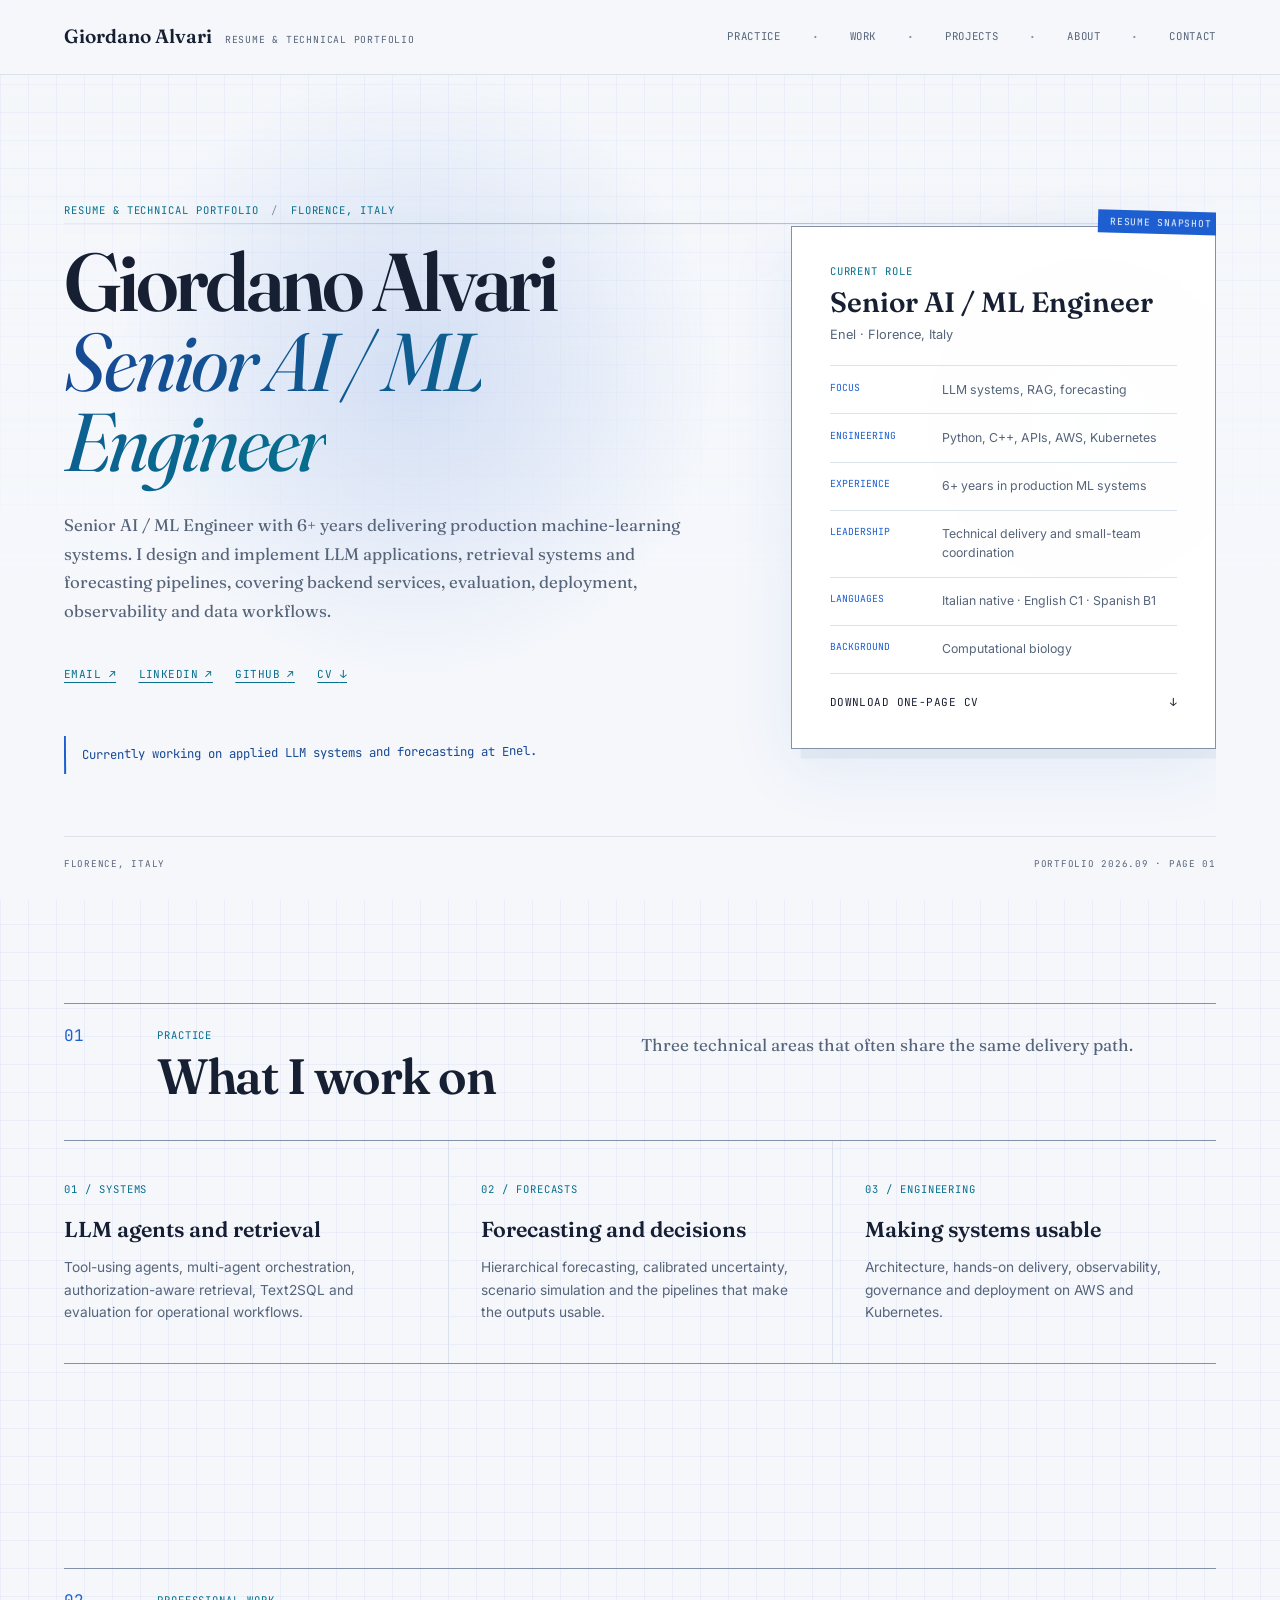
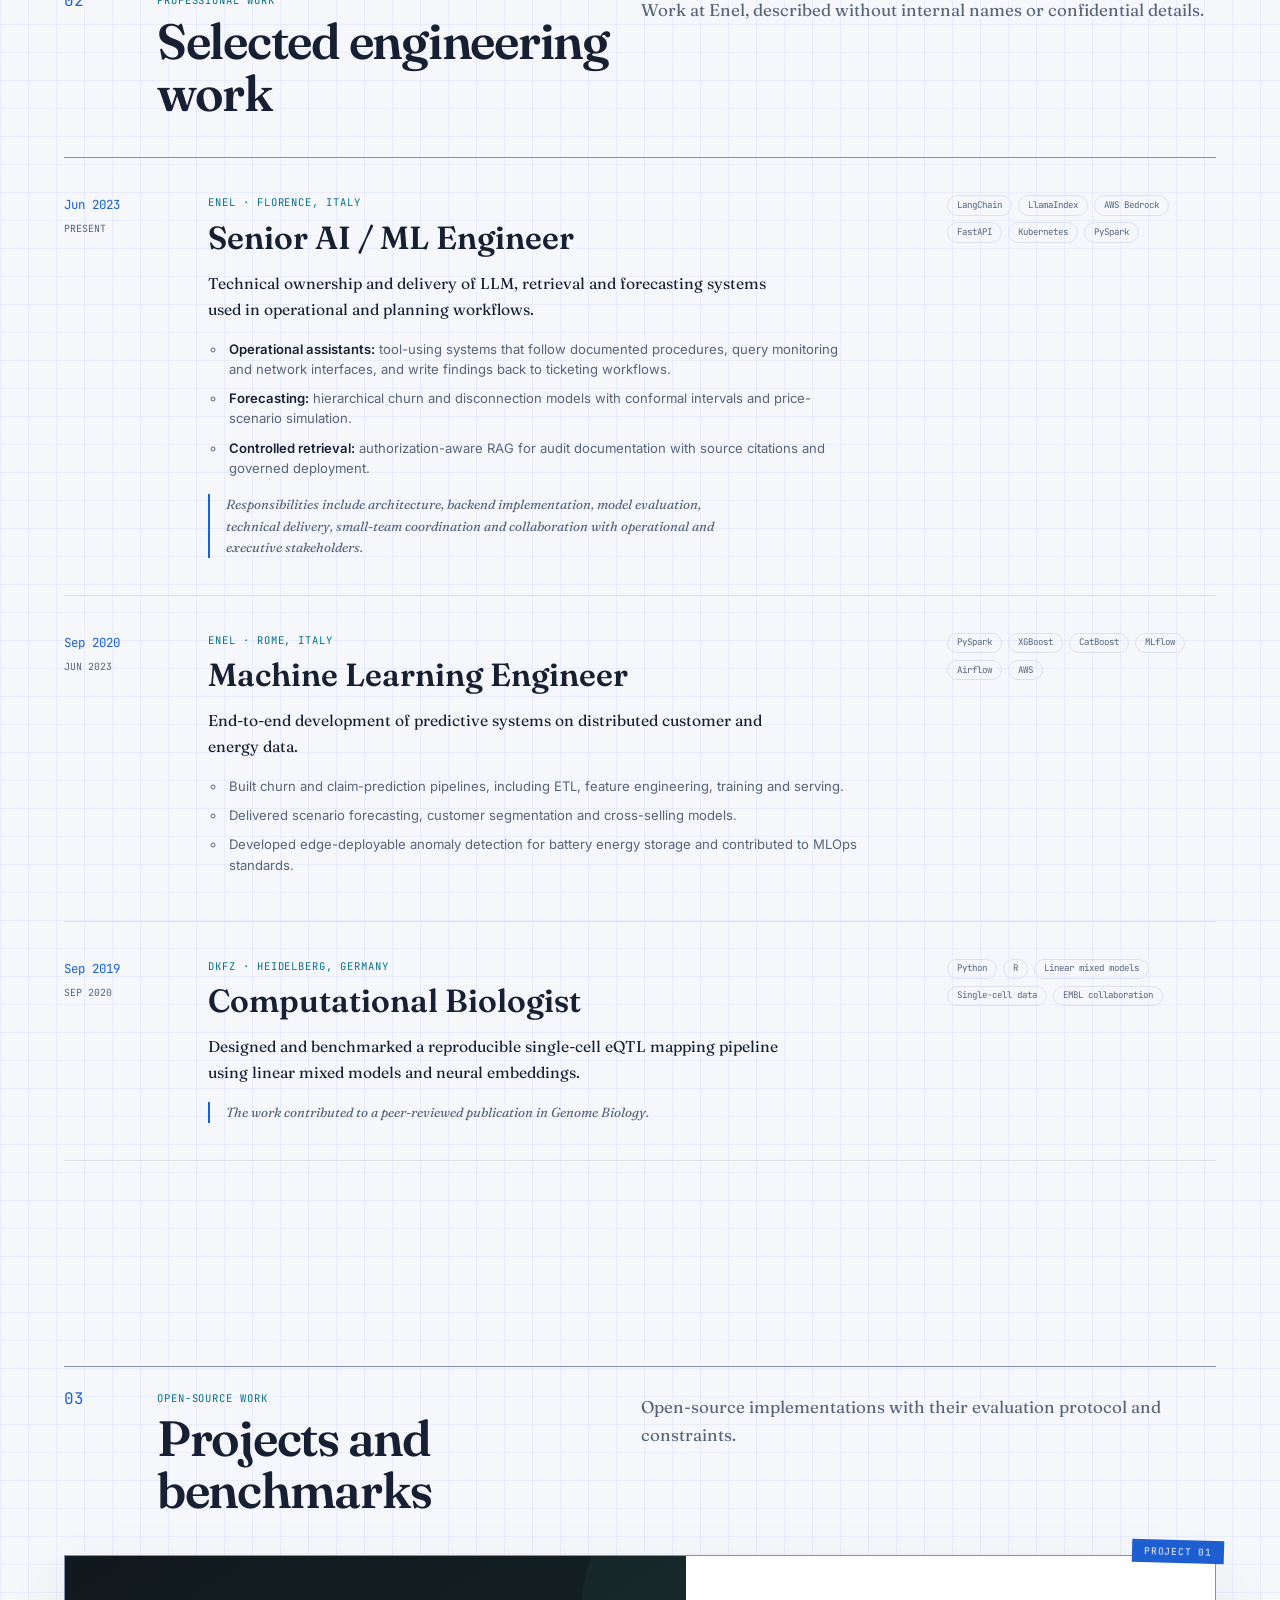
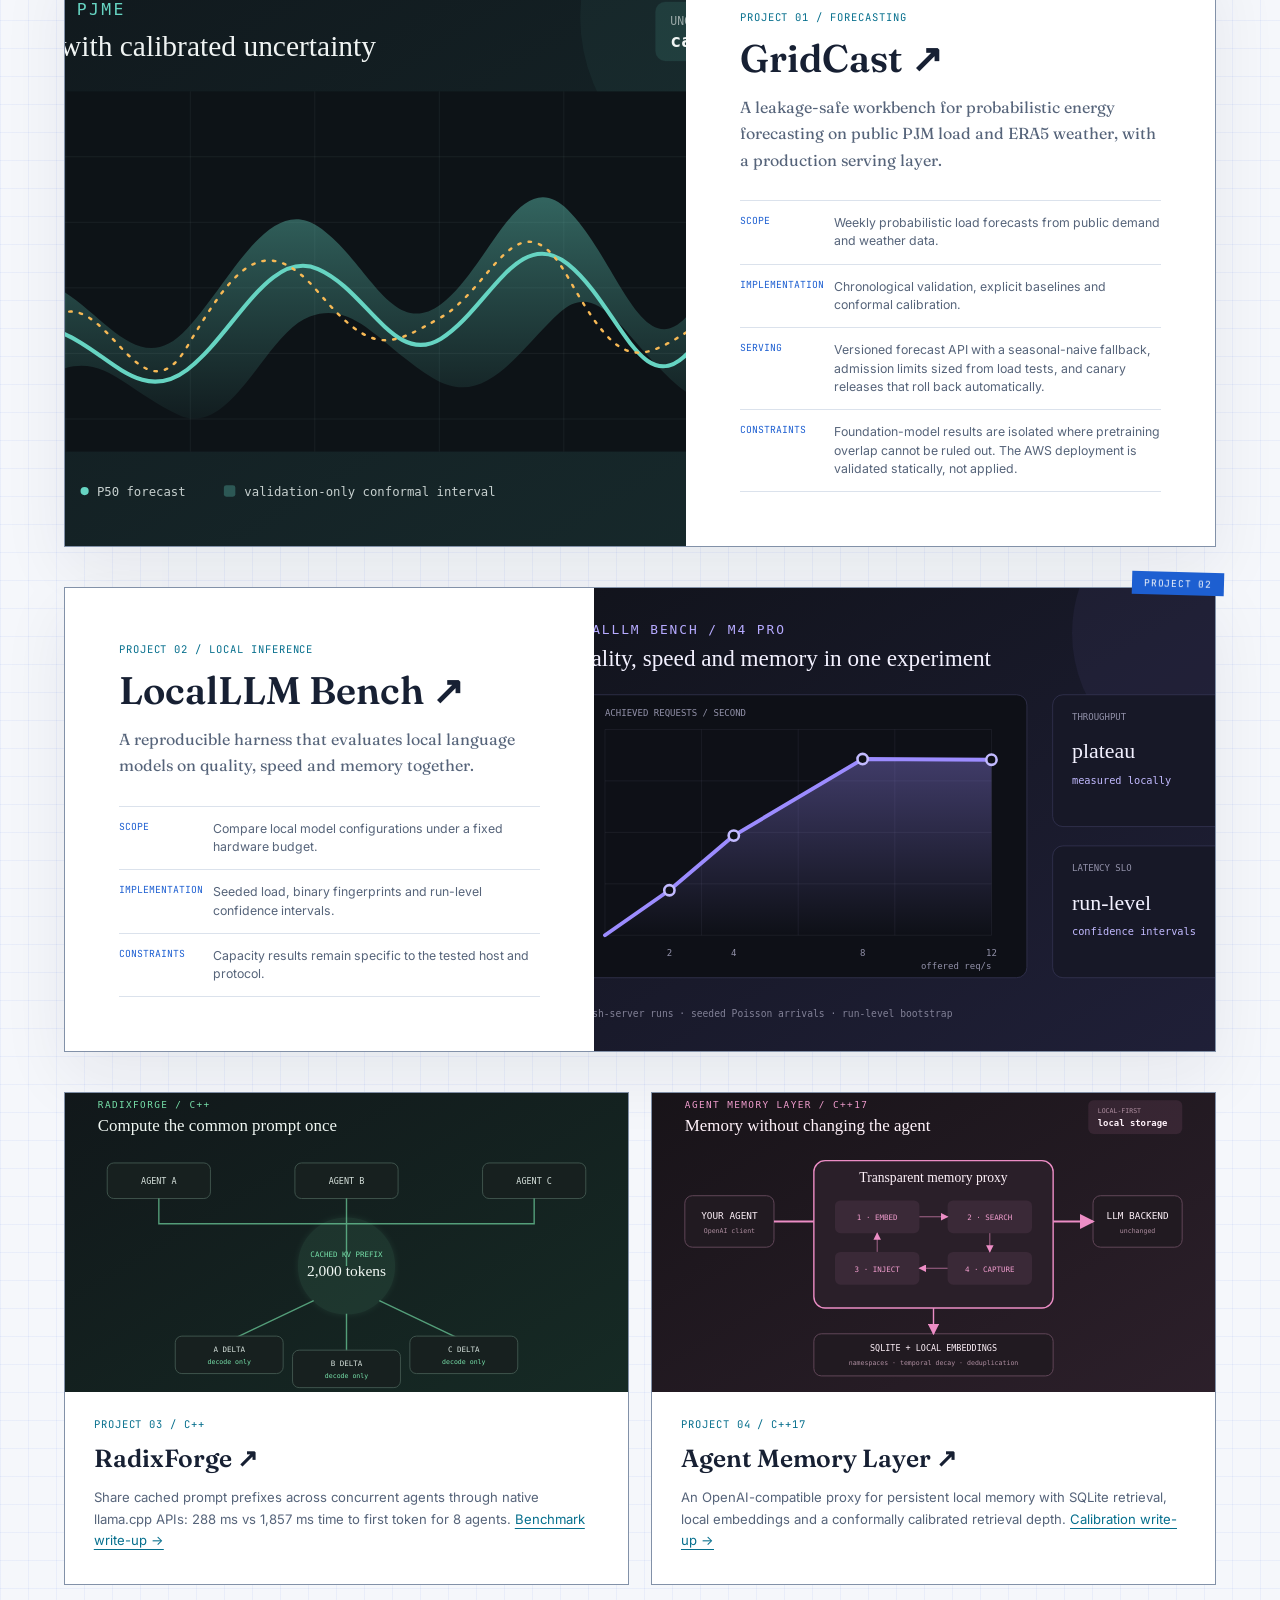
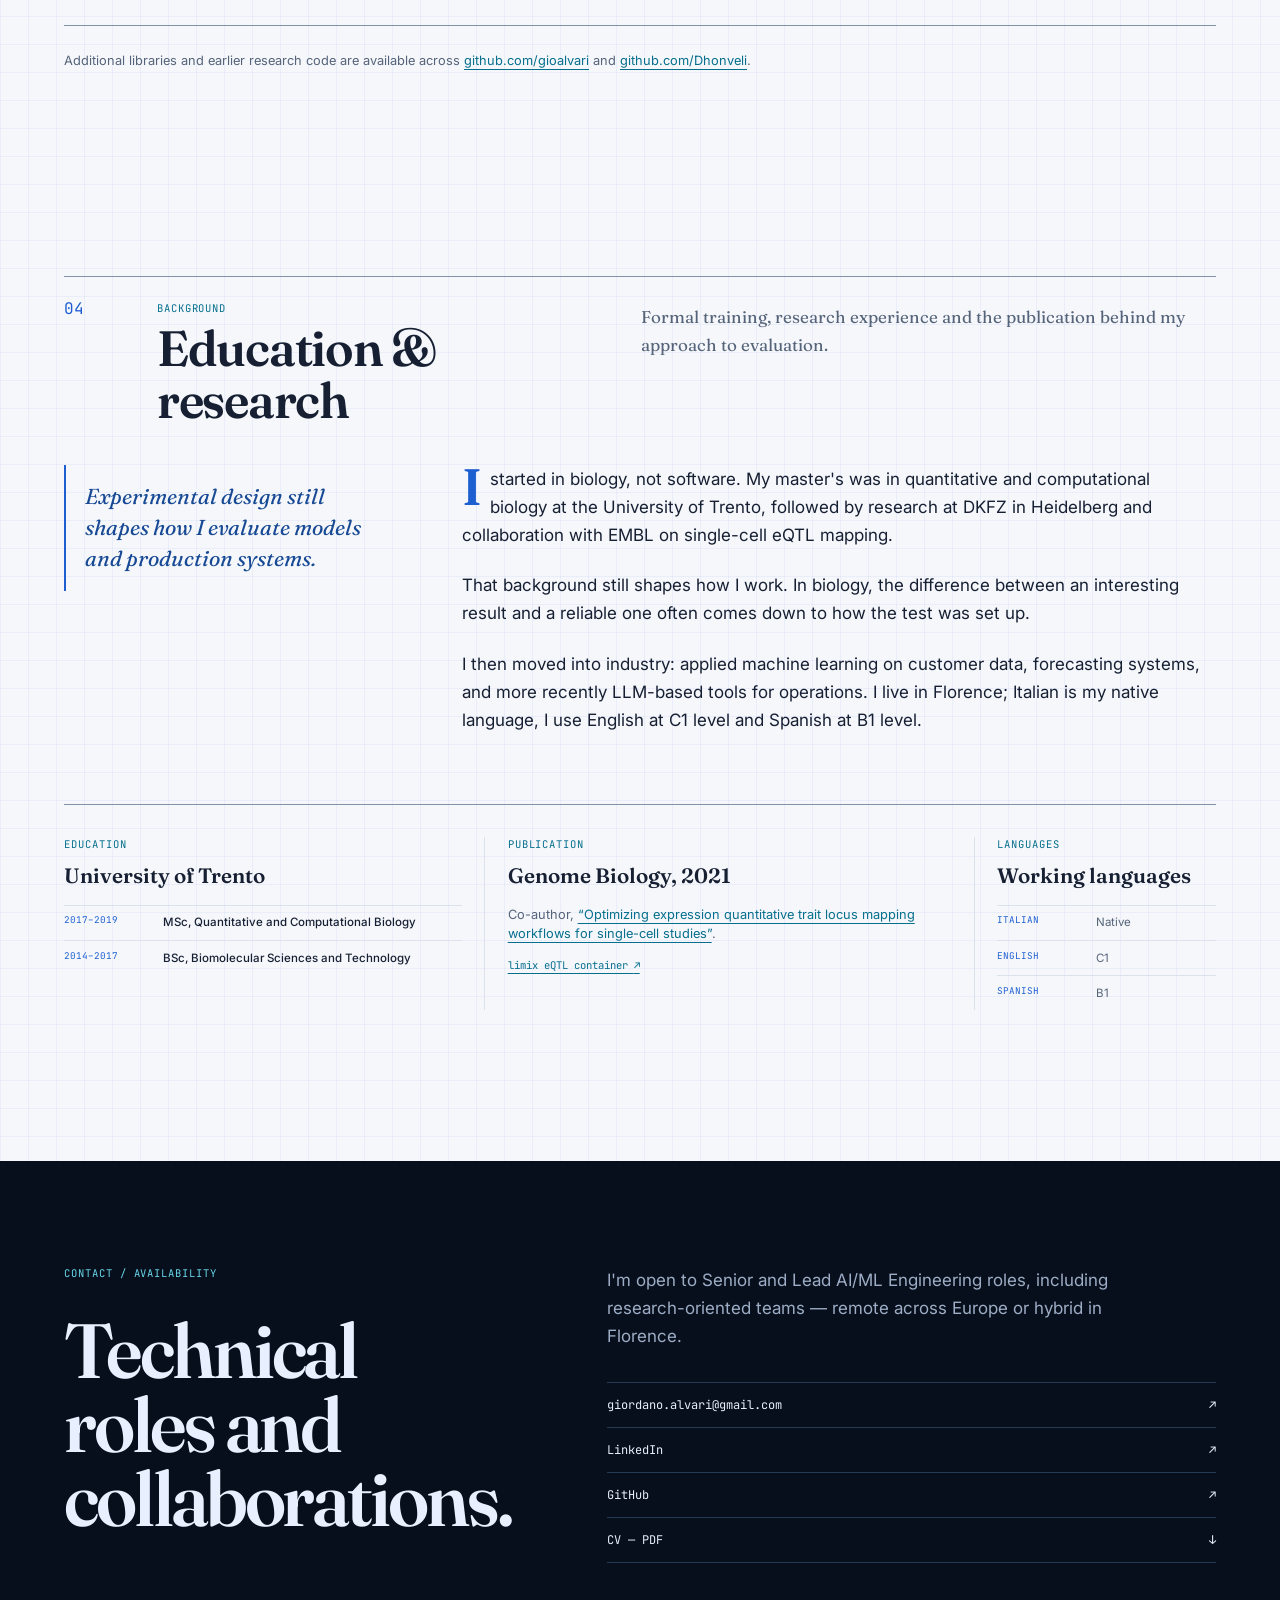
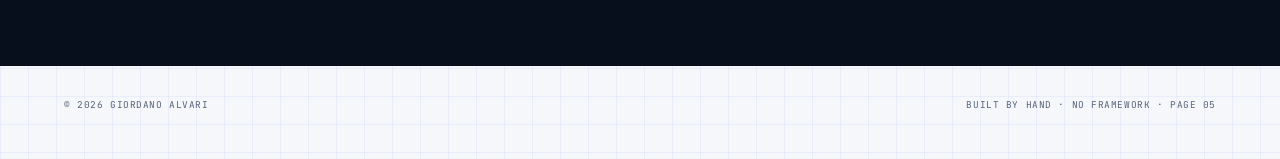
<file: index.html>
<!DOCTYPE html>
<html lang="en">
<head>
<meta charset="utf-8">
<meta name="viewport" content="width=device-width, initial-scale=1">
<title>Giordano Alvari — Senior AI / ML Engineer | Resume &amp; Portfolio</title>
<meta name="description" content="Senior AI / ML Engineer working on LLM systems, forecasting and applied machine learning. Based in Florence, available remotely across Europe.">
<meta name="author" content="Giordano Alvari">
<meta name="color-scheme" content="dark light">
<meta name="theme-color" content="#090d14" media="(prefers-color-scheme: dark)">
<meta name="theme-color" content="#f5f7fa" media="(prefers-color-scheme: light)">
<link rel="canonical" href="https://gioalvari.github.io/">

<meta property="og:type" content="profile">
<meta property="og:title" content="Giordano Alvari — Senior AI / ML Engineer | Resume &amp; Portfolio">
<meta property="og:description" content="LLM systems, forecasting and applied machine learning — built with careful evaluation and practical engineering.">
<meta property="og:url" content="https://gioalvari.github.io/">
<meta property="og:image" content="https://gioalvari.github.io/og-2026-09.png">
<meta property="og:image:width" content="1200">
<meta property="og:image:height" content="630">
<meta property="og:image:alt" content="Giordano Alvari — Senior AI / ML Engineer.">
<meta name="twitter:card" content="summary_large_image">
<meta name="twitter:image" content="https://gioalvari.github.io/og-2026-09.png">

<link rel="preconnect" href="https://fonts.googleapis.com">
<link rel="preconnect" href="https://fonts.gstatic.com" crossorigin>
<link href="https://fonts.googleapis.com/css2?family=Fraunces:opsz,wght@9..144,400;9..144,600&family=Inter:wght@400;500;600&family=JetBrains+Mono:wght@400&display=swap" rel="stylesheet">
<link rel="stylesheet" href="style.css">
<script src="site.js" defer></script>
<link rel="icon" href="data:image/svg+xml,%3Csvg xmlns='http://www.w3.org/2000/svg' viewBox='0 0 100 100'%3E%3Ctext y='.9em' font-size='90'%3E◆%3C/text%3E%3C/svg%3E">

<script type="application/ld+json">
{
  "@context": "https://schema.org",
  "@graph": [
    {
      "@type": "ProfilePage",
      "@id": "https://gioalvari.github.io/#profile",
      "url": "https://gioalvari.github.io/",
      "name": "Giordano Alvari — Senior AI / ML Engineer | Resume & Portfolio",
      "dateModified": "2026-09-07",
      "mainEntity": { "@id": "https://gioalvari.github.io/#person" }
    },
    {
      "@type": "Person",
      "@id": "https://gioalvari.github.io/#person",
      "name": "Giordano Alvari",
      "url": "https://gioalvari.github.io/",
      "email": "giordano.alvari@gmail.com",
      "jobTitle": "Senior AI / ML Engineer",
      "worksFor": { "@type": "Organization", "name": "Enel" },
      "address": { "@type": "PostalAddress", "addressLocality": "Florence", "addressCountry": "IT" },
      "alumniOf": { "@type": "CollegeOrUniversity", "name": "University of Trento" },
      "hasOccupation": {
        "@type": "Occupation",
        "name": "Senior AI / ML Engineer",
        "skills": "LLM systems, retrieval-augmented generation, forecasting, Python, C++, AWS, Kubernetes"
      },
      "knowsLanguage": ["Italian (native)", "English (C1)", "Spanish (B1)"],
      "knowsAbout": [
        "LLM agents", "Retrieval-Augmented Generation", "Machine Learning Engineering",
        "Time series forecasting", "Conformal prediction", "MLOps", "Python", "C++"
      ],
      "sameAs": [
        "https://www.linkedin.com/in/giordano-alvari-137b7b10a/",
        "https://github.com/gioalvari",
        "https://github.com/Dhonveli"
      ]
    },
    {
      "@type": "ScholarlyArticle",
      "headline": "Optimizing expression quantitative trait locus mapping workflows for single-cell studies",
      "datePublished": "2021",
      "sameAs": "https://doi.org/10.1186/s13059-021-02407-x",
      "author": { "@id": "https://gioalvari.github.io/#person" }
    }
  ]
}
</script>
</head>

<body>
<a class="skip" href="#main">Skip to content</a>
<div class="reading-progress" aria-hidden="true"></div>

<header class="site-header">
  <nav class="wrap" aria-label="Primary">
    <a class="wordmark" href="#top" aria-label="Giordano Alvari — home">
      <span class="wordmark-name">Giordano Alvari</span>
      <span class="wordmark-edition">Resume &amp; technical portfolio</span>
    </a>
    <ul>
      <li><a href="#practice">Practice</a></li>
      <li><a href="#work">Work</a></li>
      <li><a href="#projects">Projects</a></li>
      <li><a href="#about">About</a></li>
      <li><a href="#contact">Contact</a></li>
    </ul>
  </nav>
</header>

<main id="main">
  <section class="hero wrap" id="top">
    <div class="hero-copy">
      <p class="folio">Resume &amp; technical portfolio <span>/</span> Florence, Italy</p>
      <h1><span class="hero-name">Giordano Alvari</span><br><em>Senior AI / ML Engineer</em></h1>
      <p class="lead">
        Senior AI / ML Engineer with 6+ years delivering production machine-learning systems.
        I design and implement LLM applications, retrieval systems and forecasting pipelines,
        covering backend services, evaluation, deployment, observability and data workflows.
      </p>
      <ul class="hero-links">
        <li><a href="mailto:giordano.alvari@gmail.com">Email <span aria-hidden="true">↗</span></a></li>
        <li><a href="https://www.linkedin.com/in/giordano-alvari-137b7b10a/" rel="me">LinkedIn <span aria-hidden="true">↗</span></a></li>
        <li><a href="https://github.com/gioalvari" rel="me">GitHub <span aria-hidden="true">↗</span></a></li>
        <li><a href="giordano-alvari-cv.pdf">CV <span aria-hidden="true">↓</span></a></li>
      </ul>
      <p class="margin-note">Currently working on applied LLM systems and forecasting at Enel.</p>
    </div>

    <aside class="resume-card" aria-labelledby="resume-title">
      <span class="case-tab">Resume snapshot</span>
      <div class="resume-heading">
        <p class="kicker">Current role</p>
        <h2 id="resume-title">Senior AI / ML Engineer</h2>
        <p>Enel · Florence, Italy</p>
      </div>
      <dl>
        <div><dt>Focus</dt><dd>LLM systems, RAG, forecasting</dd></div>
        <div><dt>Engineering</dt><dd>Python, C++, APIs, AWS, Kubernetes</dd></div>
        <div><dt>Experience</dt><dd>6+ years in production ML systems</dd></div>
        <div><dt>Leadership</dt><dd>Technical delivery and small-team coordination</dd></div>
        <div><dt>Languages</dt><dd>Italian native · English C1 · Spanish B1</dd></div>
        <div><dt>Background</dt><dd>Computational biology</dd></div>
      </dl>
      <a class="resume-download" href="giordano-alvari-cv.pdf">Download one-page CV <span aria-hidden="true">↓</span></a>
    </aside>

    <div class="hero-footer" aria-hidden="true">
      <span>Florence, Italy</span>
      <span>Portfolio 2026.09 · Page 01</span>
    </div>
  </section>

  <section class="chapter wrap" id="practice">
    <span class="anchor-alias" id="expertise" aria-hidden="true"></span>
    <header class="chapter-header">
      <span class="chapter-number">01</span>
      <div>
        <p class="kicker">Practice</p>
        <h2>What I work on</h2>
      </div>
        <p>Three technical areas that often share the same delivery path.</p>
    </header>

    <div class="practice-grid">
      <article class="practice-card">
        <span class="practice-index">01 / Systems</span>
        <h3>LLM agents and retrieval</h3>
        <p>Tool-using agents, multi-agent orchestration, authorization-aware retrieval, Text2SQL and evaluation for operational workflows.</p>
      </article>
      <article class="practice-card">
        <span class="practice-index">02 / Forecasts</span>
        <h3>Forecasting and decisions</h3>
        <p>Hierarchical forecasting, calibrated uncertainty, scenario simulation and the pipelines that make the outputs usable.</p>
      </article>
      <article class="practice-card">
        <span class="practice-index">03 / Engineering</span>
        <h3>Making systems usable</h3>
        <p>Architecture, hands-on delivery, observability, governance and deployment on AWS and Kubernetes.</p>
      </article>
    </div>
  </section>

  <section class="chapter wrap" id="work">
    <header class="chapter-header">
      <span class="chapter-number">02</span>
      <div>
        <p class="kicker">Professional work</p>
        <h2>Selected engineering work</h2>
      </div>
      <p>Work at Enel, described without internal names or confidential details.</p>
    </header>

    <ol class="work-ledger">
      <li class="work-entry role-entry">
        <div class="work-date"><span>Jun 2023</span><small>Present</small></div>
        <article>
          <p class="kicker">Enel · Florence, Italy</p>
          <h3>Senior AI / ML Engineer</h3>
          <p class="role-summary">Technical ownership and delivery of LLM, retrieval and forecasting systems used in operational and planning workflows.</p>
          <ul class="role-projects">
            <li><strong>Operational assistants:</strong> tool-using systems that follow documented procedures, query monitoring and network interfaces, and write findings back to ticketing workflows.</li>
            <li><strong>Forecasting:</strong> hierarchical churn and disconnection models with conformal intervals and price-scenario simulation.</li>
            <li><strong>Controlled retrieval:</strong> authorization-aware RAG for audit documentation with source citations and governed deployment.</li>
          </ul>
          <p class="work-note">Responsibilities include architecture, backend implementation, model evaluation, technical delivery, small-team coordination and collaboration with operational and executive stakeholders.</p>
        </article>
        <aside aria-label="Technologies used as Senior AI / ML Engineer"><span>LangChain</span><span>LlamaIndex</span><span>AWS Bedrock</span><span>FastAPI</span><span>Kubernetes</span><span>PySpark</span></aside>
      </li>
      <li class="work-entry role-entry">
        <div class="work-date"><span>Sep 2020</span><small>Jun 2023</small></div>
        <article>
          <p class="kicker">Enel · Rome, Italy</p>
          <h3>Machine Learning Engineer</h3>
          <p class="role-summary">End-to-end development of predictive systems on distributed customer and energy data.</p>
          <ul class="role-projects">
            <li>Built churn and claim-prediction pipelines, including ETL, feature engineering, training and serving.</li>
            <li>Delivered scenario forecasting, customer segmentation and cross-selling models.</li>
            <li>Developed edge-deployable anomaly detection for battery energy storage and contributed to MLOps standards.</li>
          </ul>
        </article>
        <aside aria-label="Technologies used as Machine Learning Engineer"><span>PySpark</span><span>XGBoost</span><span>CatBoost</span><span>MLflow</span><span>Airflow</span><span>AWS</span></aside>
      </li>
      <li class="work-entry role-entry">
        <div class="work-date"><span>Sep 2019</span><small>Sep 2020</small></div>
        <article>
          <p class="kicker">DKFZ · Heidelberg, Germany</p>
          <h3>Computational Biologist</h3>
          <p class="role-summary">Designed and benchmarked a reproducible single-cell eQTL mapping pipeline using linear mixed models and neural embeddings.</p>
          <p class="work-note">The work contributed to a peer-reviewed publication in <em>Genome Biology</em>.</p>
        </article>
        <aside aria-label="Methods used as Computational Biologist"><span>Python</span><span>R</span><span>Linear mixed models</span><span>Single-cell data</span><span>EMBL collaboration</span></aside>
      </li>
    </ol>
  </section>

  <section class="chapter wrap" id="projects">
    <span class="anchor-alias" id="code" aria-hidden="true"></span>
    <header class="chapter-header">
      <span class="chapter-number">03</span>
      <div>
        <p class="kicker">Open-source work</p>
        <h2>Projects and benchmarks</h2>
      </div>
      <p>Open-source implementations with their evaluation protocol and constraints.</p>
    </header>

    <div class="experiment-list">
      <article class="experiment-sheet project-gridcast">
        <a class="experiment-media" href="https://github.com/gioalvari/gridcast" aria-label="View GridCast on GitHub">
          <picture>
            <source media="(max-width: 46rem)" srcset="assets/projects/gridcast-mobile.svg">
            <img src="assets/projects/gridcast.svg" width="1200" height="720" alt="Illustrative hourly demand forecast with a calibrated uncertainty band" loading="lazy" decoding="async">
          </picture>
        </a>
        <div class="experiment-copy">
          <p class="experiment-id">Project 01 / Forecasting</p>
          <h3><a href="https://github.com/gioalvari/gridcast">GridCast <span aria-hidden="true">↗</span></a></h3>
          <p class="experiment-lead">A leakage-safe workbench for probabilistic energy forecasting on public PJM load and ERA5 weather, with a production serving layer.</p>
          <dl class="experiment-notes">
            <div><dt>Scope</dt><dd>Weekly probabilistic load forecasts from public demand and weather data.</dd></div>
            <div><dt>Implementation</dt><dd>Chronological validation, explicit baselines and conformal calibration.</dd></div>
            <div><dt>Serving</dt><dd>Versioned forecast API with a seasonal-naive fallback, admission limits sized from load tests, and canary releases that roll back automatically.</dd></div>
            <div><dt>Constraints</dt><dd>Foundation-model results are isolated where pretraining overlap cannot be ruled out. The AWS deployment is validated statically, not applied.</dd></div>
          </dl>
        </div>
        <span class="sheet-tab">Project 01</span>
      </article>

      <article class="experiment-sheet experiment-reverse project-bench">
        <a class="experiment-media" href="https://github.com/gioalvari/local-llm-bench" aria-label="View LocalLLM Bench on GitHub">
          <picture>
            <source media="(max-width: 46rem)" srcset="assets/projects/local-llm-bench-mobile.svg">
            <img src="assets/projects/local-llm-bench.svg" width="1200" height="720" alt="Illustrative local language-model throughput curve and evaluation panels" loading="lazy" decoding="async">
          </picture>
        </a>
        <div class="experiment-copy">
          <p class="experiment-id">Project 02 / Local inference</p>
          <h3><a href="https://github.com/gioalvari/local-llm-bench">LocalLLM Bench <span aria-hidden="true">↗</span></a></h3>
          <p class="experiment-lead">A reproducible harness that evaluates local language models on quality, speed and memory together.</p>
          <dl class="experiment-notes">
            <div><dt>Scope</dt><dd>Compare local model configurations under a fixed hardware budget.</dd></div>
            <div><dt>Implementation</dt><dd>Seeded load, binary fingerprints and run-level confidence intervals.</dd></div>
            <div><dt>Constraints</dt><dd>Capacity results remain specific to the tested host and protocol.</dd></div>
          </dl>
        </div>
        <span class="sheet-tab">Project 02</span>
      </article>
    </div>

    <div class="project-pair">
      <article class="project-small project-radix">
        <a class="project-small-media" href="https://github.com/gioalvari/radixforge" aria-label="View RadixForge on GitHub">
          <picture>
            <source media="(max-width: 46rem)" srcset="assets/projects/radixforge-mobile.svg">
            <img src="assets/projects/radixforge.svg" width="1200" height="720" alt="RadixForge architecture reusing a common prompt prefix across three agents" loading="lazy" decoding="async">
          </picture>
        </a>
        <div><p class="experiment-id">Project 03 / C++</p><h3><a href="https://github.com/gioalvari/radixforge">RadixForge <span aria-hidden="true">↗</span></a></h3><p>Share cached prompt prefixes across concurrent agents through native llama.cpp APIs: 288 ms vs 1,857 ms time to first token for 8 agents. <a href="notes/prefix-sharing/">Benchmark write-up →</a></p></div>
      </article>
      <article class="project-small project-memory">
        <a class="project-small-media" href="https://github.com/gioalvari/agent-memory-layer" aria-label="View Agent Memory Layer on GitHub">
          <picture>
            <source media="(max-width: 46rem)" srcset="assets/projects/agent-memory-mobile.svg">
            <img src="assets/projects/agent-memory.svg" width="1200" height="720" alt="Agent Memory Layer proxy retrieving and injecting local memories" loading="lazy" decoding="async">
          </picture>
        </a>
        <div><p class="experiment-id">Project 04 / C++17</p><h3><a href="https://github.com/gioalvari/agent-memory-layer">Agent Memory Layer <span aria-hidden="true">↗</span></a></h3><p>An OpenAI-compatible proxy for persistent local memory with SQLite retrieval, local embeddings and a conformally calibrated retrieval depth. <a href="notes/conformal-memory/">Calibration write-up →</a></p></div>
      </article>
    </div>

    <p class="all-projects-link">Additional libraries and earlier research code are available across <a href="https://github.com/gioalvari">github.com/gioalvari</a> and <a href="https://github.com/Dhonveli">github.com/Dhonveli</a>.</p>
  </section>

  <section class="chapter wrap story" id="about">
    <span class="anchor-alias" id="story" aria-hidden="true"></span>
    <header class="chapter-header">
      <span class="chapter-number">04</span>
      <div><p class="kicker">Background</p><h2>Education &amp; research</h2></div>
      <p>Formal training, research experience and the publication behind my approach to evaluation.</p>
    </header>
    <div class="story-layout">
      <aside class="story-note" aria-label="Working principle">Experimental design still shapes how I evaluate models and production systems.</aside>
      <div class="story-copy">
        <p>I started in biology, not software. My master's was in quantitative and computational biology at the University of Trento, followed by research at DKFZ in Heidelberg and collaboration with EMBL on single-cell eQTL mapping.</p>
        <p>That background still shapes how I work. In biology, the difference between an interesting result and a reliable one often comes down to how the test was set up.</p>
        <p>I then moved into industry: applied machine learning on customer data, forecasting systems, and more recently LLM-based tools for operations. I live in Florence; Italian is my native language, I use English at C1 level and Spanish at B1 level.</p>
      </div>
    </div>
    <div class="credentials-grid">
      <section aria-labelledby="education-title">
        <p class="kicker">Education</p>
        <h3 id="education-title">University of Trento</h3>
        <dl class="credential-list">
          <div><dt>2017–2019</dt><dd><strong>MSc, Quantitative and Computational Biology</strong></dd></div>
          <div><dt>2014–2017</dt><dd><strong>BSc, Biomolecular Sciences and Technology</strong></dd></div>
        </dl>
      </section>
      <section aria-labelledby="publication-title">
        <p class="kicker">Publication</p>
        <h3 id="publication-title">Genome Biology, 2021</h3>
        <p>Co-author, <a href="https://doi.org/10.1186/s13059-021-02407-x">“Optimizing expression quantitative trait locus mapping workflows for single-cell studies”</a>.</p>
        <p class="credential-link"><a href="https://github.com/Dhonveli/eQTLlimix_container">limix eQTL container <span aria-hidden="true">↗</span></a></p>
      </section>
      <section aria-labelledby="languages-title">
        <p class="kicker">Languages</p>
        <h3 id="languages-title">Working languages</h3>
        <dl class="language-list">
          <div><dt>Italian</dt><dd>Native</dd></div>
          <div><dt>English</dt><dd>C1</dd></div>
          <div><dt>Spanish</dt><dd>B1</dd></div>
        </dl>
      </section>
    </div>
  </section>

  <section class="contact-sheet" id="contact">
    <div class="wrap contact-layout">
      <div>
        <p class="folio">Contact / Availability</p>
        <h2>Technical roles and collaborations.</h2>
      </div>
      <div>
        <p>I'm open to Senior and Lead AI/ML Engineering roles, including research-oriented teams — remote across Europe or hybrid in Florence.</p>
        <ul>
          <li><a href="mailto:giordano.alvari@gmail.com">giordano.alvari@gmail.com <span aria-hidden="true">↗</span></a></li>
          <li><a href="https://www.linkedin.com/in/giordano-alvari-137b7b10a/">LinkedIn <span aria-hidden="true">↗</span></a></li>
          <li><a href="https://github.com/gioalvari">GitHub <span aria-hidden="true">↗</span></a></li>
          <li><a href="giordano-alvari-cv.pdf">CV — PDF <span aria-hidden="true">↓</span></a></li>
        </ul>
      </div>
    </div>
  </section>
</main>

<footer class="site-footer wrap">
  <span>© <span id="year">2026</span> Giordano Alvari</span>
  <span>Built by hand · No framework · Page 05</span>
</footer>
</body>
</html>
</file>
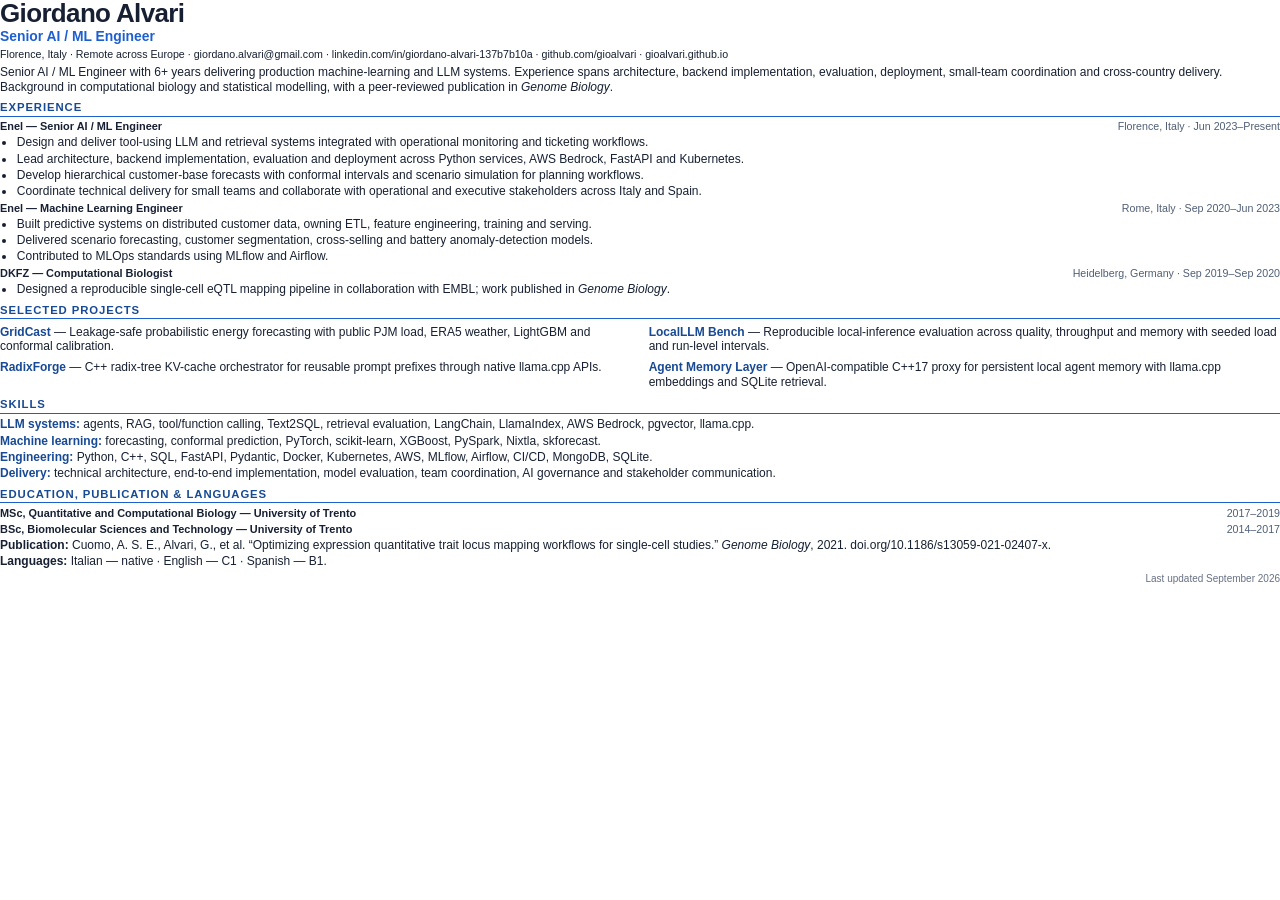
<file: cv/index.html>
<!DOCTYPE html>
<html lang="en">
<head>
<meta charset="utf-8">
<meta name="viewport" content="width=device-width, initial-scale=1">
<meta name="robots" content="noindex">
<title>Giordano Alvari — Senior AI / ML Engineer</title>
<style>
@page { size: A4; margin: 8.5mm 10.5mm; }
* { box-sizing: border-box; }
html, body { margin: 0; padding: 0; }
body { color: #172033; font-family: Arial, Helvetica, sans-serif; font-size: 9pt; line-height: 1.22; hyphens: none; }
a { color: inherit; text-decoration: none; }
h1 { margin: 0; font-size: 19.5pt; line-height: 1; letter-spacing: -.025em; }
h2 { margin: 5.2pt 0 2.5pt; padding-bottom: 1.3pt; border-bottom: .7pt solid #1d5fd1; color: #174994; font-size: 8.5pt; line-height: 1.15; text-transform: uppercase; letter-spacing: .08em; }
h3 { margin: 0; font-size: 8.2pt; line-height: 1.15; }
p { margin: 1.4pt 0; }
ul { margin: 1.5pt 0 0 12pt; padding: 0; }
li { margin: 0 0 1.15pt; padding-left: .6pt; }
.headline { margin-top: 1.5pt; color: #1d5fd1; font-size: 10.4pt; font-weight: 700; }
.contact { margin: 2pt 0 3.5pt; font-size: 8pt; }
.summary { margin-bottom: 2pt; }
.role { display: flex; align-items: baseline; justify-content: space-between; gap: 8pt; margin-top: 2.5pt; }
.role-meta { white-space: nowrap; color: #4f5f77; font-size: 8pt; }
.project-grid { display: grid; grid-template-columns: 1fr 1fr; gap: 2pt 13pt; margin-top: 1.5pt; }
.project { break-inside: avoid; }
.project strong { color: #174994; }
.skills p { margin: 1.2pt 0; }
.skills strong { color: #174994; }
.footer { margin-top: 3pt; color: #667085; font-size: 7.5pt; text-align: right; }
</style>
</head>
<body>
<header>
  <h1>Giordano Alvari</h1>
  <p class="headline">Senior AI / ML Engineer</p>
  <p class="contact">Florence, Italy · Remote across Europe · giordano.alvari@gmail.com · linkedin.com/in/giordano-alvari-137b7b10a · github.com/gioalvari · gioalvari.github.io</p>
  <p class="summary">Senior AI / ML Engineer with 6+ years delivering production machine-learning and LLM systems. Experience spans architecture, backend implementation, evaluation, deployment, small-team coordination and cross-country delivery. Background in computational biology and statistical modelling, with a peer-reviewed publication in <em>Genome Biology</em>.</p>
</header>

<main>
  <section>
    <h2>Experience</h2>
    <div class="role"><h3>Enel — Senior AI / ML Engineer</h3><span class="role-meta">Florence, Italy · Jun 2023–Present</span></div>
    <ul>
      <li>Design and deliver tool-using LLM and retrieval systems integrated with operational monitoring and ticketing workflows.</li>
      <li>Lead architecture, backend implementation, evaluation and deployment across Python services, AWS Bedrock, FastAPI and Kubernetes.</li>
      <li>Develop hierarchical customer-base forecasts with conformal intervals and scenario simulation for planning workflows.</li>
      <li>Coordinate technical delivery for small teams and collaborate with operational and executive stakeholders across Italy and Spain.</li>
    </ul>

    <div class="role"><h3>Enel — Machine Learning Engineer</h3><span class="role-meta">Rome, Italy · Sep 2020–Jun 2023</span></div>
    <ul>
      <li>Built predictive systems on distributed customer data, owning ETL, feature engineering, training and serving.</li>
      <li>Delivered scenario forecasting, customer segmentation, cross-selling and battery anomaly-detection models.</li>
      <li>Contributed to MLOps standards using MLflow and Airflow.</li>
    </ul>

    <div class="role"><h3>DKFZ — Computational Biologist</h3><span class="role-meta">Heidelberg, Germany · Sep 2019–Sep 2020</span></div>
    <ul>
      <li>Designed a reproducible single-cell eQTL mapping pipeline in collaboration with EMBL; work published in <em>Genome Biology</em>.</li>
    </ul>
  </section>

  <section>
    <h2>Selected Projects</h2>
    <div class="project-grid">
      <p class="project"><strong>GridCast</strong> — Leakage-safe probabilistic energy forecasting with public PJM load, ERA5 weather, LightGBM and conformal calibration.</p>
      <p class="project"><strong>LocalLLM Bench</strong> — Reproducible local-inference evaluation across quality, throughput and memory with seeded load and run-level intervals.</p>
      <p class="project"><strong>RadixForge</strong> — C++ radix-tree KV-cache orchestrator for reusable prompt prefixes through native llama.cpp APIs.</p>
      <p class="project"><strong>Agent Memory Layer</strong> — OpenAI-compatible C++17 proxy for persistent local agent memory with llama.cpp embeddings and SQLite retrieval.</p>
    </div>
  </section>

  <section class="skills">
    <h2>Skills</h2>
    <p><strong>LLM systems:</strong> agents, RAG, tool/function calling, Text2SQL, retrieval evaluation, LangChain, LlamaIndex, AWS Bedrock, pgvector, llama.cpp.</p>
    <p><strong>Machine learning:</strong> forecasting, conformal prediction, PyTorch, scikit-learn, XGBoost, PySpark, Nixtla, skforecast.</p>
    <p><strong>Engineering:</strong> Python, C++, SQL, FastAPI, Pydantic, Docker, Kubernetes, AWS, MLflow, Airflow, CI/CD, MongoDB, SQLite.</p>
    <p><strong>Delivery:</strong> technical architecture, end-to-end implementation, model evaluation, team coordination, AI governance and stakeholder communication.</p>
  </section>

  <section>
    <h2>Education, Publication &amp; Languages</h2>
    <div class="role"><h3>MSc, Quantitative and Computational Biology — University of Trento</h3><span class="role-meta">2017–2019</span></div>
    <div class="role"><h3>BSc, Biomolecular Sciences and Technology — University of Trento</h3><span class="role-meta">2014–2017</span></div>
    <p><strong>Publication:</strong> Cuomo, A. S. E., Alvari, G., et al. “Optimizing expression quantitative trait locus mapping workflows for single-cell studies.” <em>Genome Biology</em>, 2021. doi.org/10.1186/s13059-021-02407-x.</p>
    <p><strong>Languages:</strong> Italian — native · English — C1 · Spanish — B1.</p>
  </section>
</main>

<p class="footer">Last updated September 2026</p>
</body>
</html>
</file>
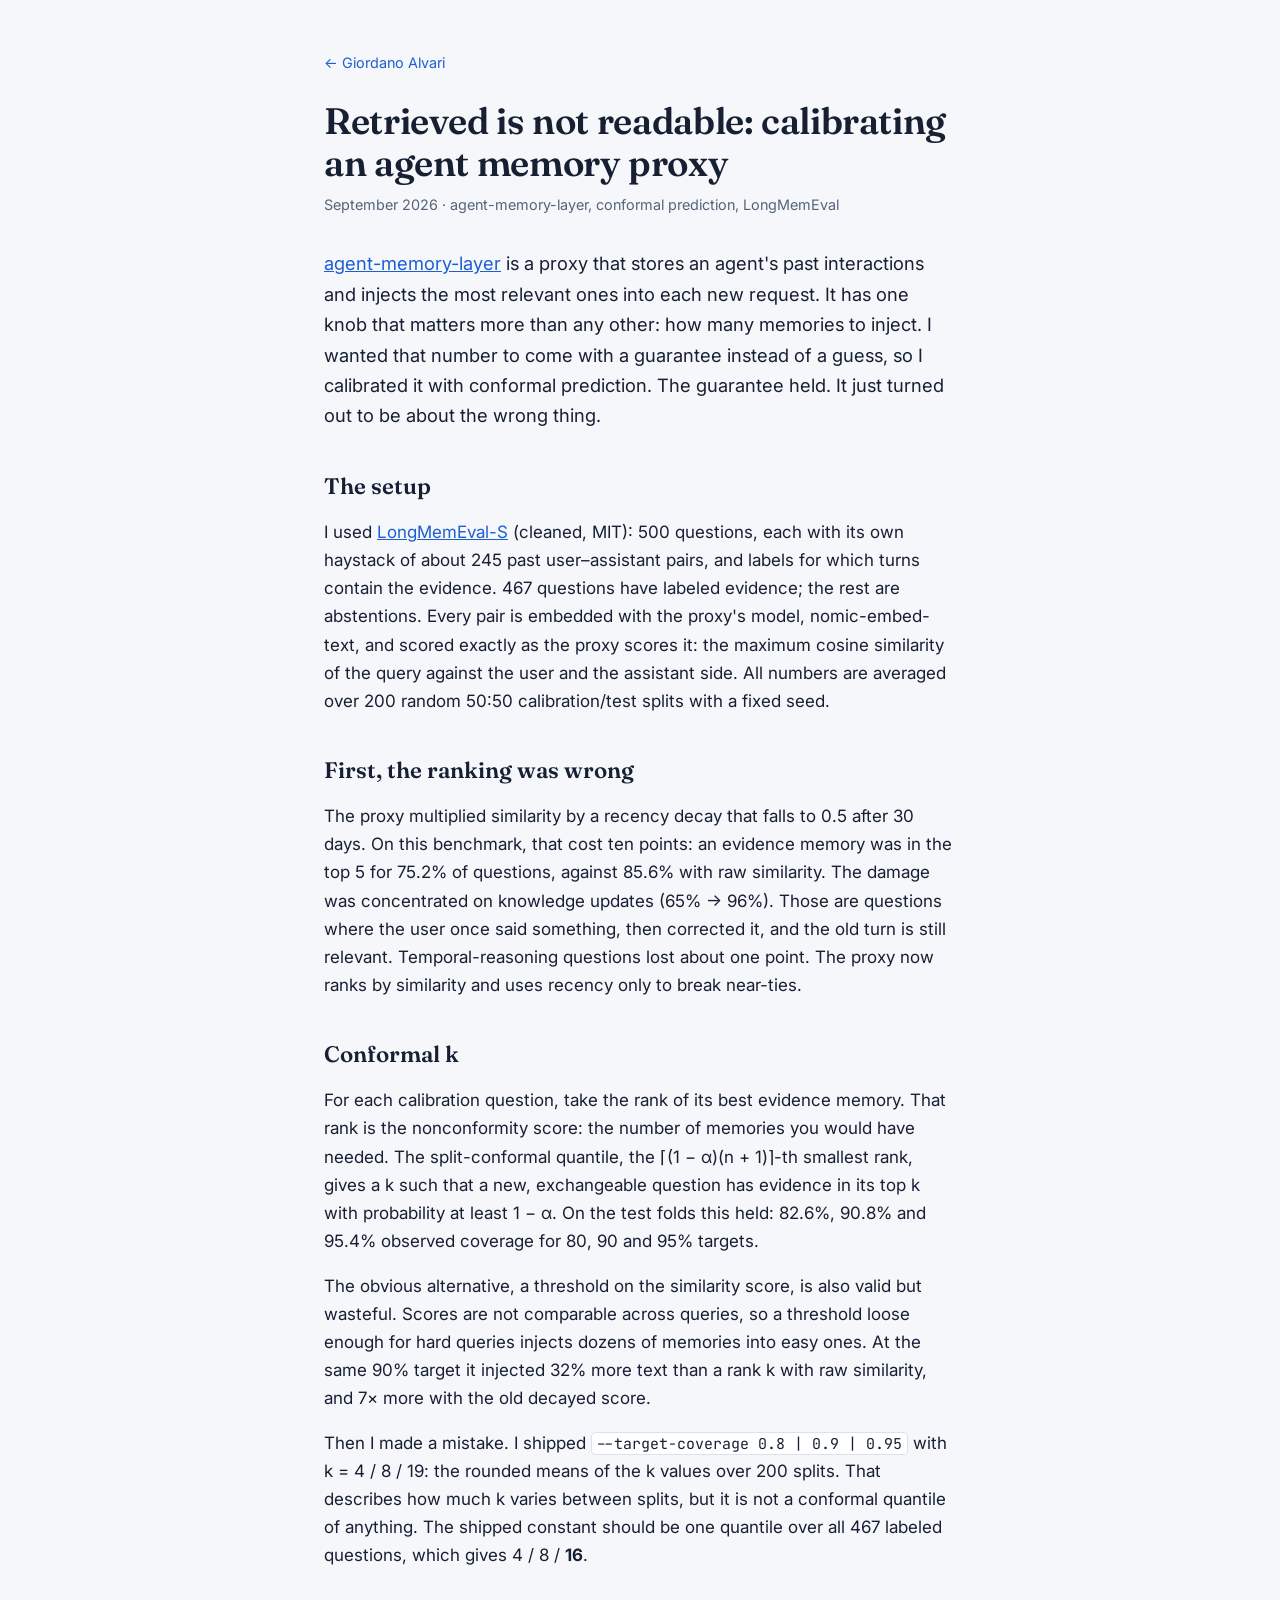
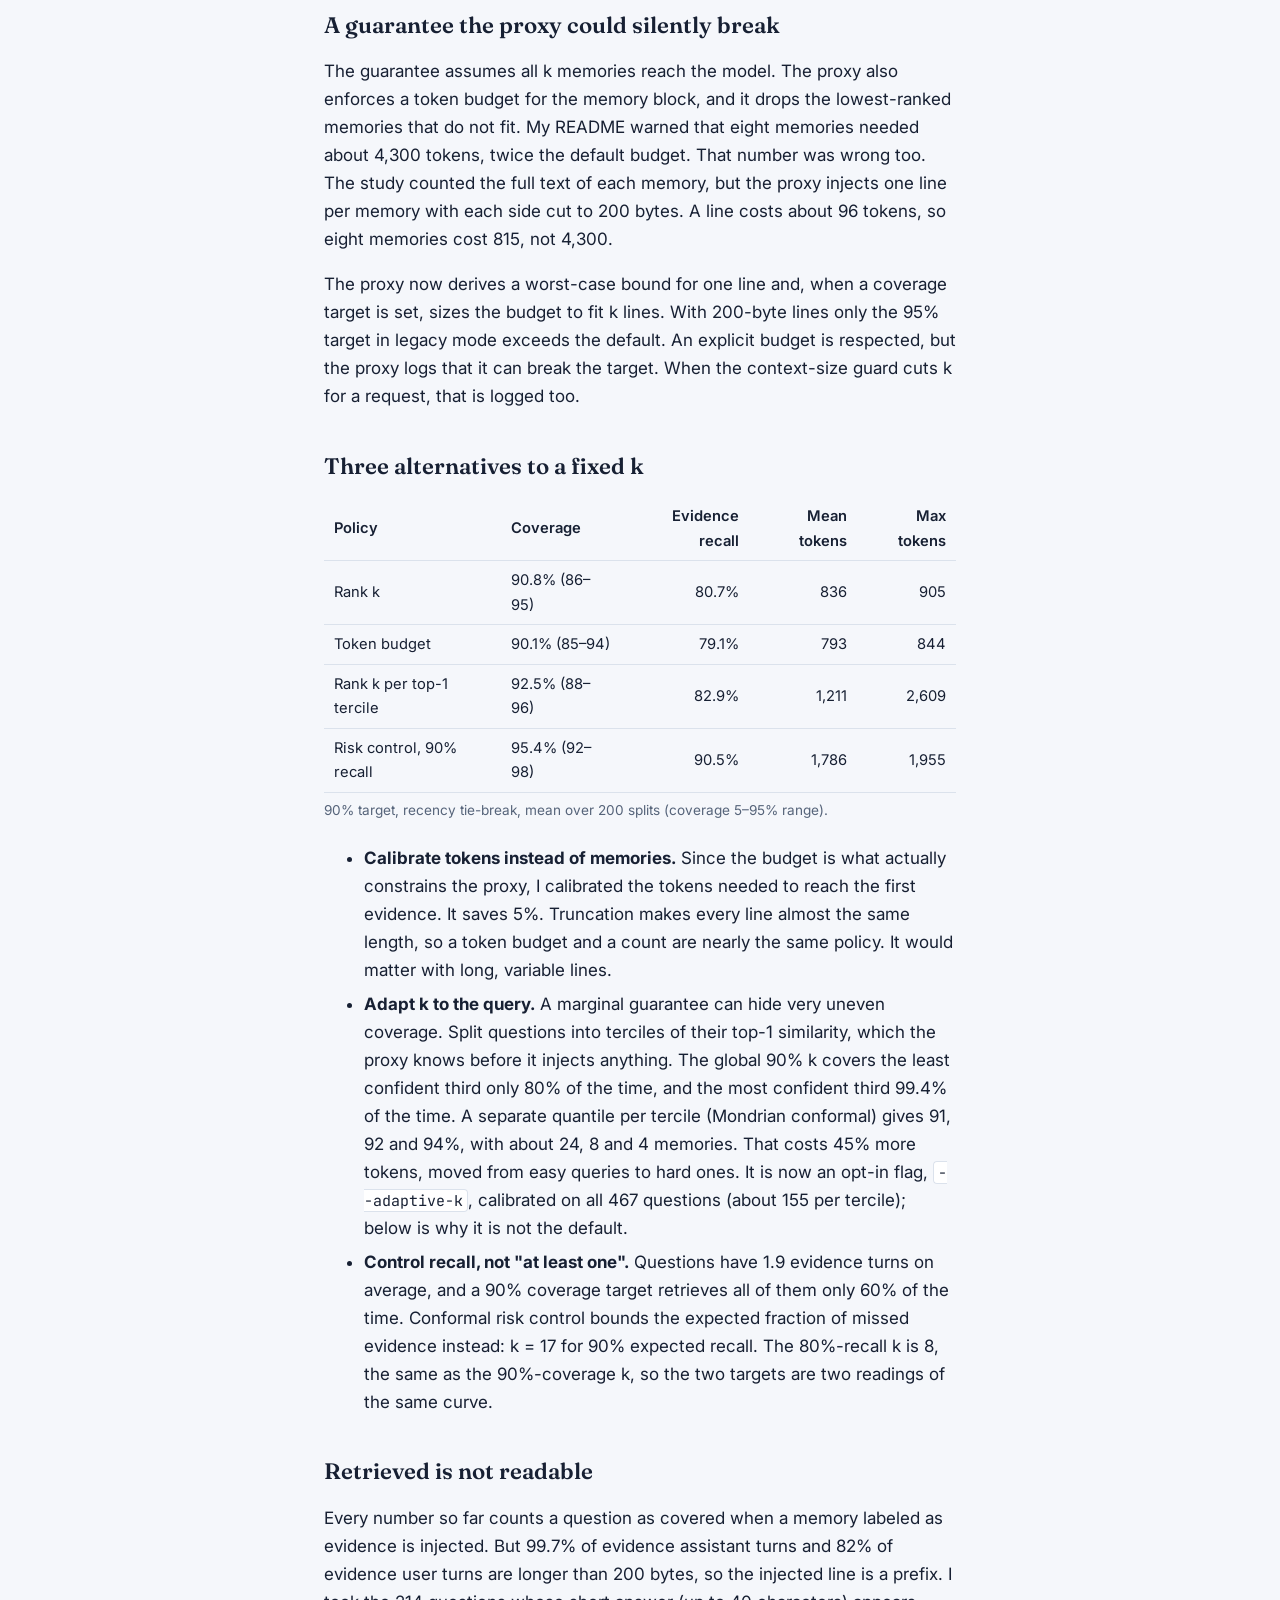
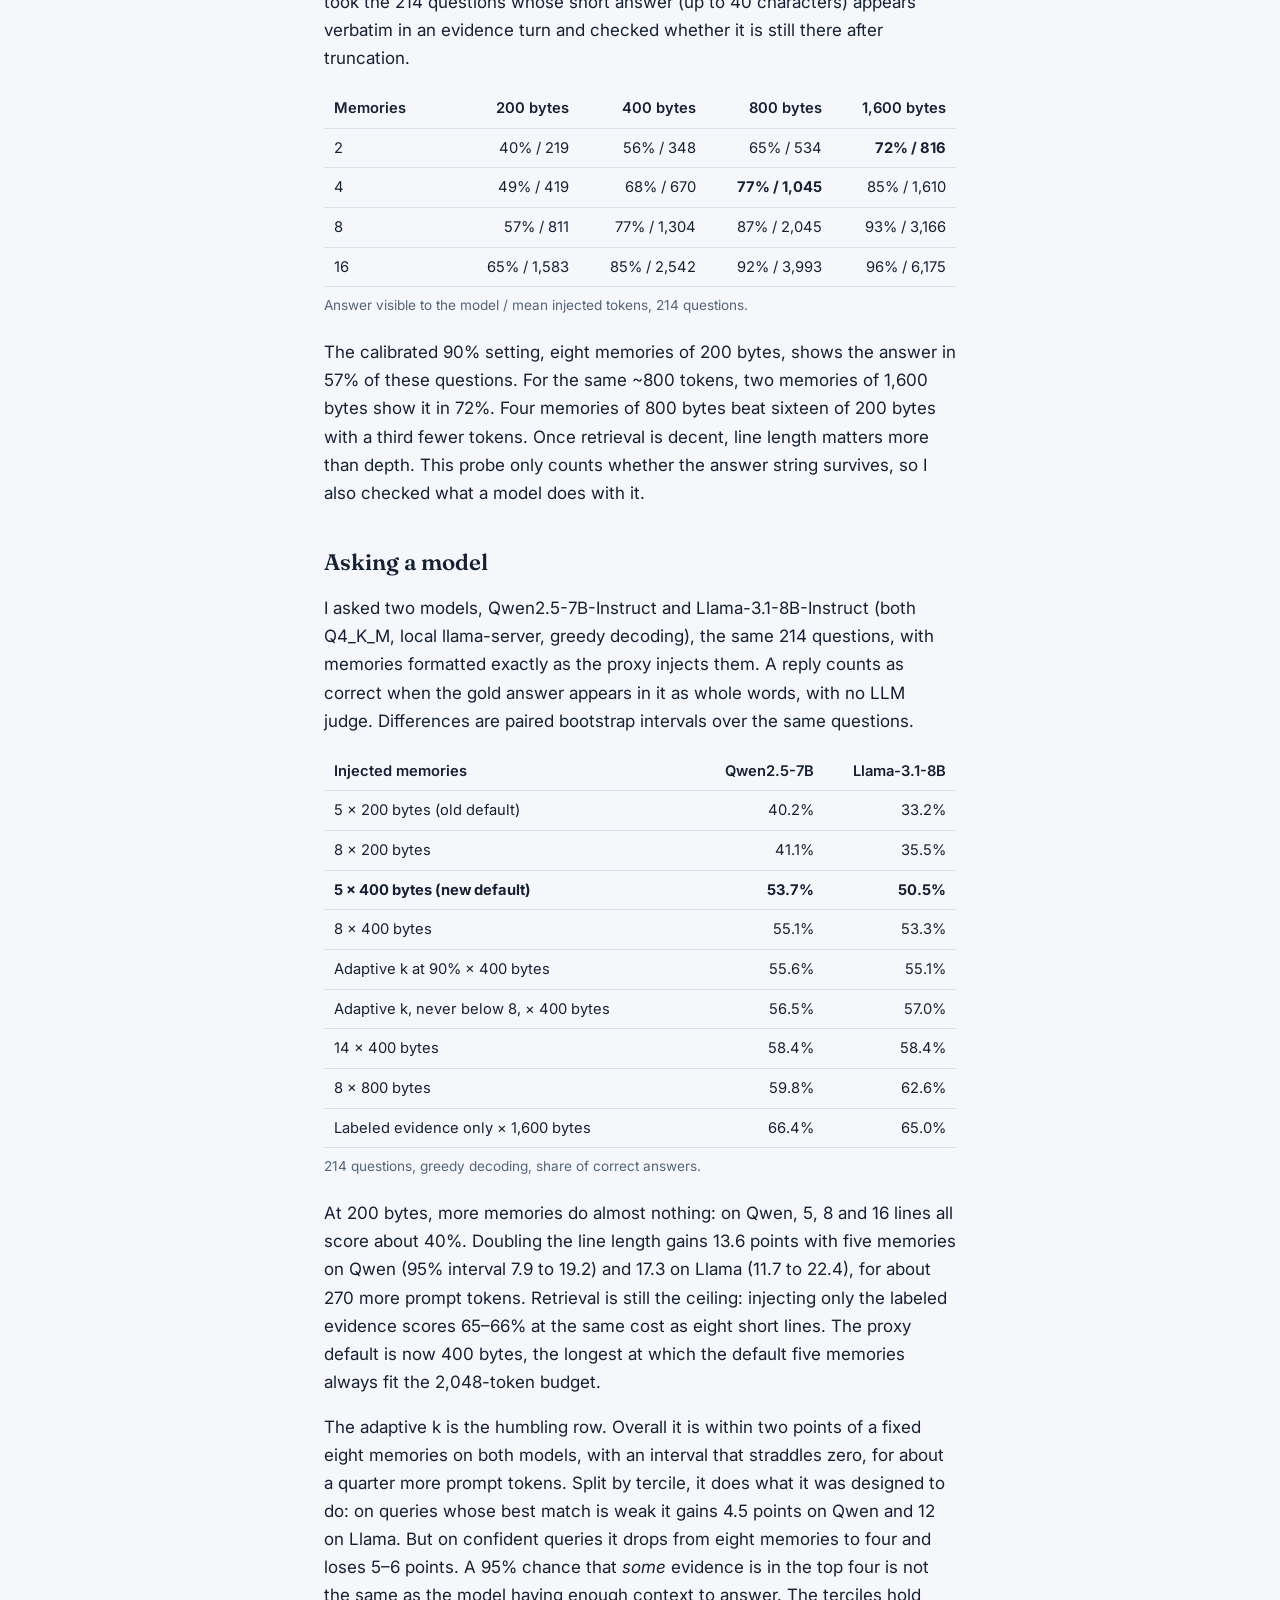
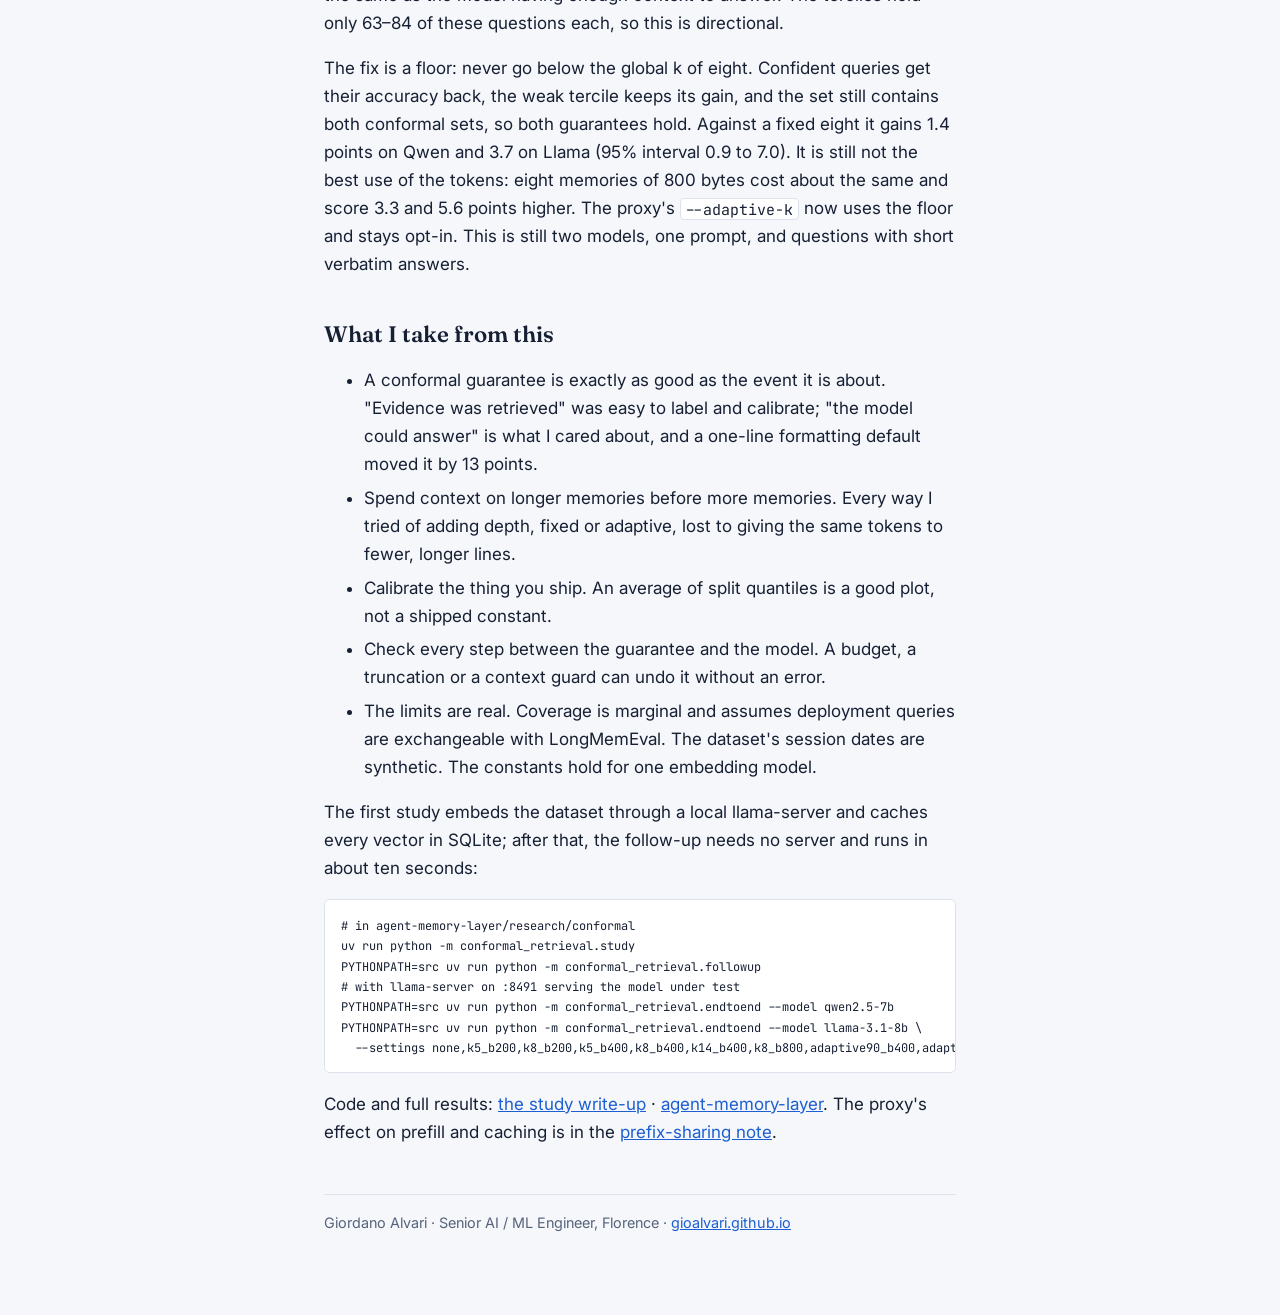
<file: notes/conformal-memory/index.html>
<!DOCTYPE html>
<html lang="en">
<head>
<meta charset="utf-8">
<meta name="viewport" content="width=device-width, initial-scale=1">
<title>Retrieved is not readable: calibrating an agent memory proxy — Giordano Alvari</title>
<meta name="description" content="Conformal prediction picks how many memories an agent memory proxy should inject. Doing it honestly on LongMemEval-S exposed a decay bug, a shipped constant that was not a quantile, a 5x token error and a guarantee about the wrong thing.">
<meta property="og:title" content="Retrieved is not readable: calibrating an agent memory proxy">
<meta property="og:description" content="Conformal k for memory retrieval on 467 LongMemEval-S questions, and why a line-length default moved correct answers from 40% to 54%.">
<meta property="og:type" content="article">
<meta property="og:url" content="https://gioalvari.github.io/notes/conformal-memory/">
<link rel="canonical" href="https://gioalvari.github.io/notes/conformal-memory/">
<link rel="preconnect" href="https://fonts.googleapis.com">
<link rel="preconnect" href="https://fonts.gstatic.com" crossorigin>
<link href="https://fonts.googleapis.com/css2?family=Fraunces:opsz,wght@9..144,400;9..144,600&family=Inter:wght@400;500;600&family=JetBrains+Mono:wght@400&display=swap" rel="stylesheet">
<link rel="icon" href="data:image/svg+xml,%3Csvg xmlns='http://www.w3.org/2000/svg' viewBox='0 0 100 100'%3E%3Ctext y='.9em' font-size='90'%3E◆%3C/text%3E%3C/svg%3E">
<style>
:root {
  --paper: #f5f7fb; --paper-raised: #fff; --ink: #172033; --ink-soft: #56647a;
  --rule-soft: #dbe2ec; --accent: #1d5fd1;
  --serif: "Fraunces", Georgia, serif; --sans: "Inter", system-ui, sans-serif;
  --mono: "JetBrains Mono", ui-monospace, monospace;
}
@media (prefers-color-scheme: dark) {
  :root { --paper: #090d14; --paper-raised: #101722; --ink: #e7edf7; --ink-soft: #95a3b8;
          --rule-soft: #202d3e; --accent: #63a4ff; }
}
* { box-sizing: border-box; }
body { margin: 0; background: var(--paper); color: var(--ink); font: 17px/1.65 var(--sans); }
main { max-width: 42rem; margin: 0 auto; padding: 3rem 1.25rem 5rem; }
a { color: var(--accent); }
.back { font-size: .9rem; text-decoration: none; }
h1 { font: 600 2.3rem/1.15 var(--serif); margin: 1.5rem 0 .5rem; letter-spacing: -.01em; }
h2 { font: 600 1.4rem/1.3 var(--serif); margin: 2.6rem 0 .6rem; }
.meta { color: var(--ink-soft); font-size: .9rem; margin: 0 0 2rem; }
.lede { font-size: 1.15rem; }
code { font: .88em var(--mono); background: var(--paper-raised); border: 1px solid var(--rule-soft);
       border-radius: 4px; padding: .05em .3em; }
pre { font: .85rem/1.5 var(--mono); background: var(--paper-raised); border: 1px solid var(--rule-soft);
      border-radius: 6px; padding: .9rem 1rem; overflow-x: auto; }
pre code { border: 0; padding: 0; background: none; }
.table { overflow-x: auto; margin: 1rem 0 1.4rem; }
table { border-collapse: collapse; width: 100%; font-size: .92rem; }
th, td { padding: .45rem .6rem; border-bottom: 1px solid var(--rule-soft); text-align: right; }
th:first-child, td:first-child, th:nth-child(2), td:nth-child(2) { text-align: left; }
th { font-weight: 600; }
caption { caption-side: bottom; color: var(--ink-soft); font-size: .85rem; text-align: left; padding-top: .4rem; }
li { margin: .35rem 0; }
footer { margin-top: 3rem; padding-top: 1rem; border-top: 1px solid var(--rule-soft); color: var(--ink-soft); font-size: .9rem; }
</style>
</head>
<body>
<main>
<a class="back" href="/">← Giordano Alvari</a>
<article>
<h1>Retrieved is not readable: calibrating an agent memory proxy</h1>
<p class="meta">September 2026 · agent-memory-layer, conformal prediction, LongMemEval</p>

<p class="lede"><a href="https://github.com/gioalvari/agent-memory-layer">agent-memory-layer</a>
is a proxy that stores an agent's past interactions and injects the most relevant ones into each
new request. It has one knob that matters more than any other: how many memories to inject. I
wanted that number to come with a guarantee instead of a guess, so I calibrated it with conformal
prediction. The guarantee held. It just turned out to be about the wrong thing.</p>

<h2>The setup</h2>
<p>I used <a href="https://github.com/xiaowu0162/LongMemEval">LongMemEval-S</a> (cleaned, MIT):
500 questions, each with its own haystack of about 245 past user–assistant pairs, and labels for
which turns contain the evidence. 467 questions have labeled evidence; the rest are abstentions.
Every pair is embedded with the proxy's model, nomic-embed-text, and scored exactly as the proxy
scores it: the maximum cosine similarity of the query against the user and the assistant side.
All numbers are averaged over 200 random 50:50 calibration/test splits with a fixed seed.</p>

<h2>First, the ranking was wrong</h2>
<p>The proxy multiplied similarity by a recency decay that falls to 0.5 after 30 days. On this
benchmark, that cost ten points: an evidence memory was in the top 5 for 75.2% of questions,
against 85.6% with raw similarity. The damage was concentrated on knowledge updates
(65% → 96%). Those are questions where the user once said something, then corrected it, and the
old turn is still relevant. Temporal-reasoning questions lost about one point. The proxy now ranks
by similarity and uses recency only to break near-ties.</p>

<h2>Conformal k</h2>
<p>For each calibration question, take the rank of its best evidence memory. That rank is the
nonconformity score: the number of memories you would have needed. The split-conformal
quantile, the ⌈(1 − α)(n + 1)⌉-th smallest rank, gives a k such that a new, exchangeable question
has evidence in its top k with probability at least 1 − α. On the test folds this held:
82.6%, 90.8% and 95.4% observed coverage for 80, 90 and 95% targets.</p>

<p>The obvious alternative, a threshold on the similarity score, is also valid but wasteful. Scores
are not comparable across queries, so a threshold loose enough for hard queries injects dozens of
memories into easy ones. At the same 90% target it injected 32% more text than a rank k with
raw similarity, and 7× more with the old decayed score.</p>

<p>Then I made a mistake. I shipped <code>--target-coverage 0.8 | 0.9 | 0.95</code> with
k = 4 / 8 / 19: the rounded means of the k values over 200 splits. That describes how much k
varies between splits, but it is not a conformal quantile of anything. The shipped constant should
be one quantile over all 467 labeled questions, which gives 4 / 8 / <strong>16</strong>.</p>

<h2>A guarantee the proxy could silently break</h2>
<p>The guarantee assumes all k memories reach the model. The proxy also enforces a token budget
for the memory block, and it drops the lowest-ranked memories that do not fit. My README warned
that eight memories needed about 4,300 tokens, twice the default budget. That number was wrong
too. The study counted the full text of each memory, but the proxy injects one line per memory
with each side cut to 200 bytes. A line costs about 96 tokens, so eight memories cost 815, not
4,300.</p>
<p>The proxy now derives a worst-case bound for one line and, when a coverage target is set, sizes
the budget to fit k lines. With 200-byte lines only the 95% target in legacy mode exceeds the
default. An explicit budget is respected, but the proxy logs that it can break the target. When the
context-size guard cuts k for a request, that is logged too.</p>

<h2>Three alternatives to a fixed k</h2>
<div class="table">
<table>
<caption>90% target, recency tie-break, mean over 200 splits (coverage 5–95% range).</caption>
<thead><tr><th>Policy</th><th>Coverage</th><th>Evidence recall</th><th>Mean tokens</th><th>Max tokens</th></tr></thead>
<tbody>
<tr><td>Rank k</td><td>90.8% (86–95)</td><td>80.7%</td><td>836</td><td>905</td></tr>
<tr><td>Token budget</td><td>90.1% (85–94)</td><td>79.1%</td><td>793</td><td>844</td></tr>
<tr><td>Rank k per top-1 tercile</td><td>92.5% (88–96)</td><td>82.9%</td><td>1,211</td><td>2,609</td></tr>
<tr><td>Risk control, 90% recall</td><td>95.4% (92–98)</td><td>90.5%</td><td>1,786</td><td>1,955</td></tr>
</tbody>
</table>
</div>
<ul>
  <li><strong>Calibrate tokens instead of memories.</strong> Since the budget is what actually
      constrains the proxy, I calibrated the tokens needed to reach the first evidence. It saves 5%.
      Truncation makes every line almost the same length, so a token budget and a count are nearly
      the same policy. It would matter with long, variable lines.</li>
  <li><strong>Adapt k to the query.</strong> A marginal guarantee can hide very uneven coverage.
      Split questions into terciles of their top-1 similarity, which the proxy knows before it
      injects anything. The global 90% k covers the least confident third only 80% of the time,
      and the most confident third 99.4% of the time. A separate quantile per tercile (Mondrian
      conformal) gives 91, 92 and 94%, with about 24, 8 and 4 memories. That costs 45% more tokens,
      moved from easy queries to hard ones. It is now an opt-in flag, <code>--adaptive-k</code>,
      calibrated on all 467 questions (about 155 per tercile); below is why it is not the
      default.</li>
  <li><strong>Control recall, not "at least one".</strong> Questions have 1.9 evidence turns on
      average, and a 90% coverage target retrieves all of them only 60% of the time. Conformal
      risk control bounds the expected fraction of missed evidence instead: k = 17 for 90% expected
      recall. The 80%-recall k is 8, the same as the 90%-coverage k, so the two targets are two
      readings of the same curve.</li>
</ul>

<h2>Retrieved is not readable</h2>
<p>Every number so far counts a question as covered when a memory labeled as evidence is injected.
But 99.7% of evidence assistant turns and 82% of evidence user turns are longer than 200 bytes,
so the injected line is a prefix. I took the 214 questions whose short answer (up to 40
characters) appears verbatim in an evidence turn and checked whether it is still there after
truncation.</p>
<div class="table">
<table>
<caption>Answer visible to the model / mean injected tokens, 214 questions.</caption>
<thead><tr><th>Memories</th><th></th><th>200 bytes</th><th>400 bytes</th><th>800 bytes</th><th>1,600 bytes</th></tr></thead>
<tbody>
<tr><td>2</td><td></td><td>40% / 219</td><td>56% / 348</td><td>65% / 534</td><td><strong>72% / 816</strong></td></tr>
<tr><td>4</td><td></td><td>49% / 419</td><td>68% / 670</td><td><strong>77% / 1,045</strong></td><td>85% / 1,610</td></tr>
<tr><td>8</td><td></td><td>57% / 811</td><td>77% / 1,304</td><td>87% / 2,045</td><td>93% / 3,166</td></tr>
<tr><td>16</td><td></td><td>65% / 1,583</td><td>85% / 2,542</td><td>92% / 3,993</td><td>96% / 6,175</td></tr>
</tbody>
</table>
</div>
<p>The calibrated 90% setting, eight memories of 200 bytes, shows the answer in 57% of these
questions. For the same ~800 tokens, two memories of 1,600 bytes show it in 72%. Four memories
of 800 bytes beat sixteen of 200 bytes with a third fewer tokens. Once retrieval is decent, line
length matters more than depth. This probe only counts whether the answer string survives, so I
also checked what a model does with it.</p>

<h2>Asking a model</h2>
<p>I asked two models, Qwen2.5-7B-Instruct and Llama-3.1-8B-Instruct (both Q4_K_M, local
llama-server, greedy decoding), the same 214 questions, with memories formatted exactly as the proxy injects them. A reply counts as correct
when the gold answer appears in it as whole words, with no LLM judge. Differences are paired
bootstrap intervals over the same questions.</p>
<div class="table">
<table>
<caption>214 questions, greedy decoding, share of correct answers.</caption>
<thead><tr><th>Injected memories</th><th></th><th>Qwen2.5-7B</th><th>Llama-3.1-8B</th></tr></thead>
<tbody>
<tr><td>5 × 200 bytes (old default)</td><td></td><td>40.2%</td><td>33.2%</td></tr>
<tr><td>8 × 200 bytes</td><td></td><td>41.1%</td><td>35.5%</td></tr>
<tr><td><strong>5 × 400 bytes (new default)</strong></td><td></td><td><strong>53.7%</strong></td><td><strong>50.5%</strong></td></tr>
<tr><td>8 × 400 bytes</td><td></td><td>55.1%</td><td>53.3%</td></tr>
<tr><td>Adaptive k at 90% × 400 bytes</td><td></td><td>55.6%</td><td>55.1%</td></tr>
<tr><td>Adaptive k, never below 8, × 400 bytes</td><td></td><td>56.5%</td><td>57.0%</td></tr>
<tr><td>14 × 400 bytes</td><td></td><td>58.4%</td><td>58.4%</td></tr>
<tr><td>8 × 800 bytes</td><td></td><td>59.8%</td><td>62.6%</td></tr>
<tr><td>Labeled evidence only × 1,600 bytes</td><td></td><td>66.4%</td><td>65.0%</td></tr>
</tbody>
</table>
</div>
<p>At 200 bytes, more memories do almost nothing: on Qwen, 5, 8 and 16 lines all score about
40%. Doubling the line length gains 13.6 points with five memories on Qwen (95% interval 7.9 to
19.2) and 17.3 on Llama (11.7 to 22.4), for about 270 more prompt tokens. Retrieval is still the
ceiling: injecting only the labeled evidence scores 65–66% at the same cost as eight short lines.
The proxy default is now 400 bytes, the longest at which the default five memories always fit
the 2,048-token budget.</p>

<p>The adaptive k is the humbling row. Overall it is within two points of a fixed eight
memories on both models, with an interval that straddles zero, for about a quarter more prompt
tokens. Split by tercile, it does what it was designed to do: on queries whose best match is weak
it gains 4.5 points on Qwen and 12 on Llama. But on confident queries it drops from eight
memories to four and loses 5–6 points. A 95% chance that <em>some</em> evidence is in the top
four is not the same as the model having enough context to answer. The terciles hold only 63–84
of these questions each, so this is directional.</p>

<p>The fix is a floor: never go below the global k of eight. Confident queries get their
accuracy back, the weak tercile keeps its gain, and the set still contains both conformal sets, so
both guarantees hold. Against a fixed eight it gains 1.4 points on Qwen and 3.7 on Llama (95%
interval 0.9 to 7.0). It is still not the best use of the tokens: eight memories of 800 bytes cost
about the same and score 3.3 and 5.6 points higher. The proxy's <code>--adaptive-k</code> now uses
the floor and stays opt-in. This is still two models, one prompt, and questions with short verbatim
answers.</p>

<h2>What I take from this</h2>
<ul>
  <li>A conformal guarantee is exactly as good as the event it is about. "Evidence was retrieved"
      was easy to label and calibrate; "the model could answer" is what I cared about, and a
      one-line formatting default moved it by 13 points.</li>
  <li>Spend context on longer memories before more memories. Every way I tried of adding depth,
      fixed or adaptive, lost to giving the same tokens to fewer, longer lines.</li>
  <li>Calibrate the thing you ship. An average of split quantiles is a good plot, not a shipped
      constant.</li>
  <li>Check every step between the guarantee and the model. A budget, a truncation or a context
      guard can undo it without an error.</li>
  <li>The limits are real. Coverage is marginal and assumes deployment queries are exchangeable
      with LongMemEval. The dataset's session dates are synthetic. The constants hold for one
      embedding model.</li>
</ul>

<p>The first study embeds the dataset through a local llama-server and caches every vector in
SQLite; after that, the follow-up needs no server and runs in about ten seconds:</p>
<pre><code># in agent-memory-layer/research/conformal
uv run python -m conformal_retrieval.study
PYTHONPATH=src uv run python -m conformal_retrieval.followup
# with llama-server on :8491 serving the model under test
PYTHONPATH=src uv run python -m conformal_retrieval.endtoend --model qwen2.5-7b
PYTHONPATH=src uv run python -m conformal_retrieval.endtoend --model llama-3.1-8b \
  --settings none,k5_b200,k8_b200,k5_b400,k8_b400,k14_b400,k8_b800,adaptive90_b400,adaptive90_floor8_b400,oracle_b1600</code></pre>
<p>Code and full results:
<a href="https://github.com/gioalvari/agent-memory-layer/blob/main/docs/conformal-retrieval.md">the study write-up</a> ·
<a href="https://github.com/gioalvari/agent-memory-layer">agent-memory-layer</a>. The proxy's
effect on prefill and caching is in the <a href="/notes/prefix-sharing/">prefix-sharing note</a>.</p>
</article>
<footer>Giordano Alvari · Senior AI / ML Engineer, Florence · <a href="/">gioalvari.github.io</a></footer>
</main>
</body>
</html>
</file>
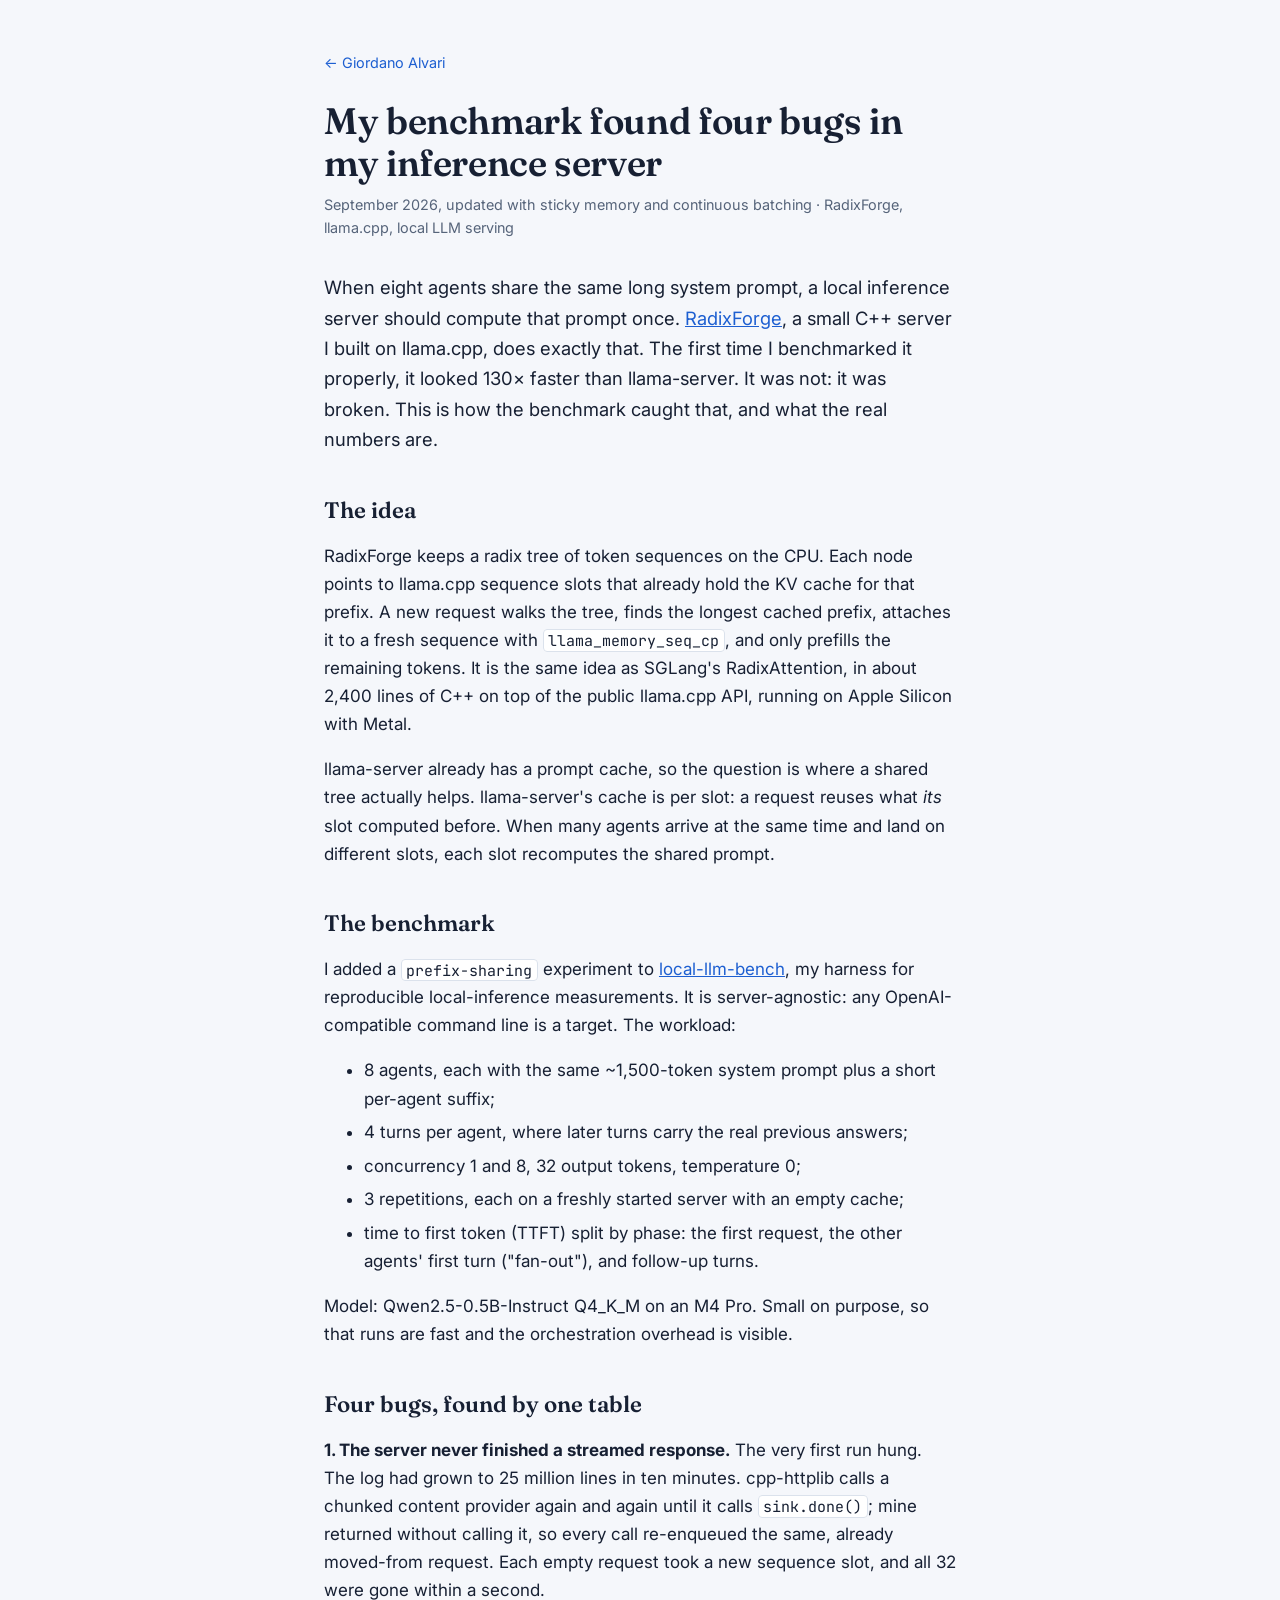
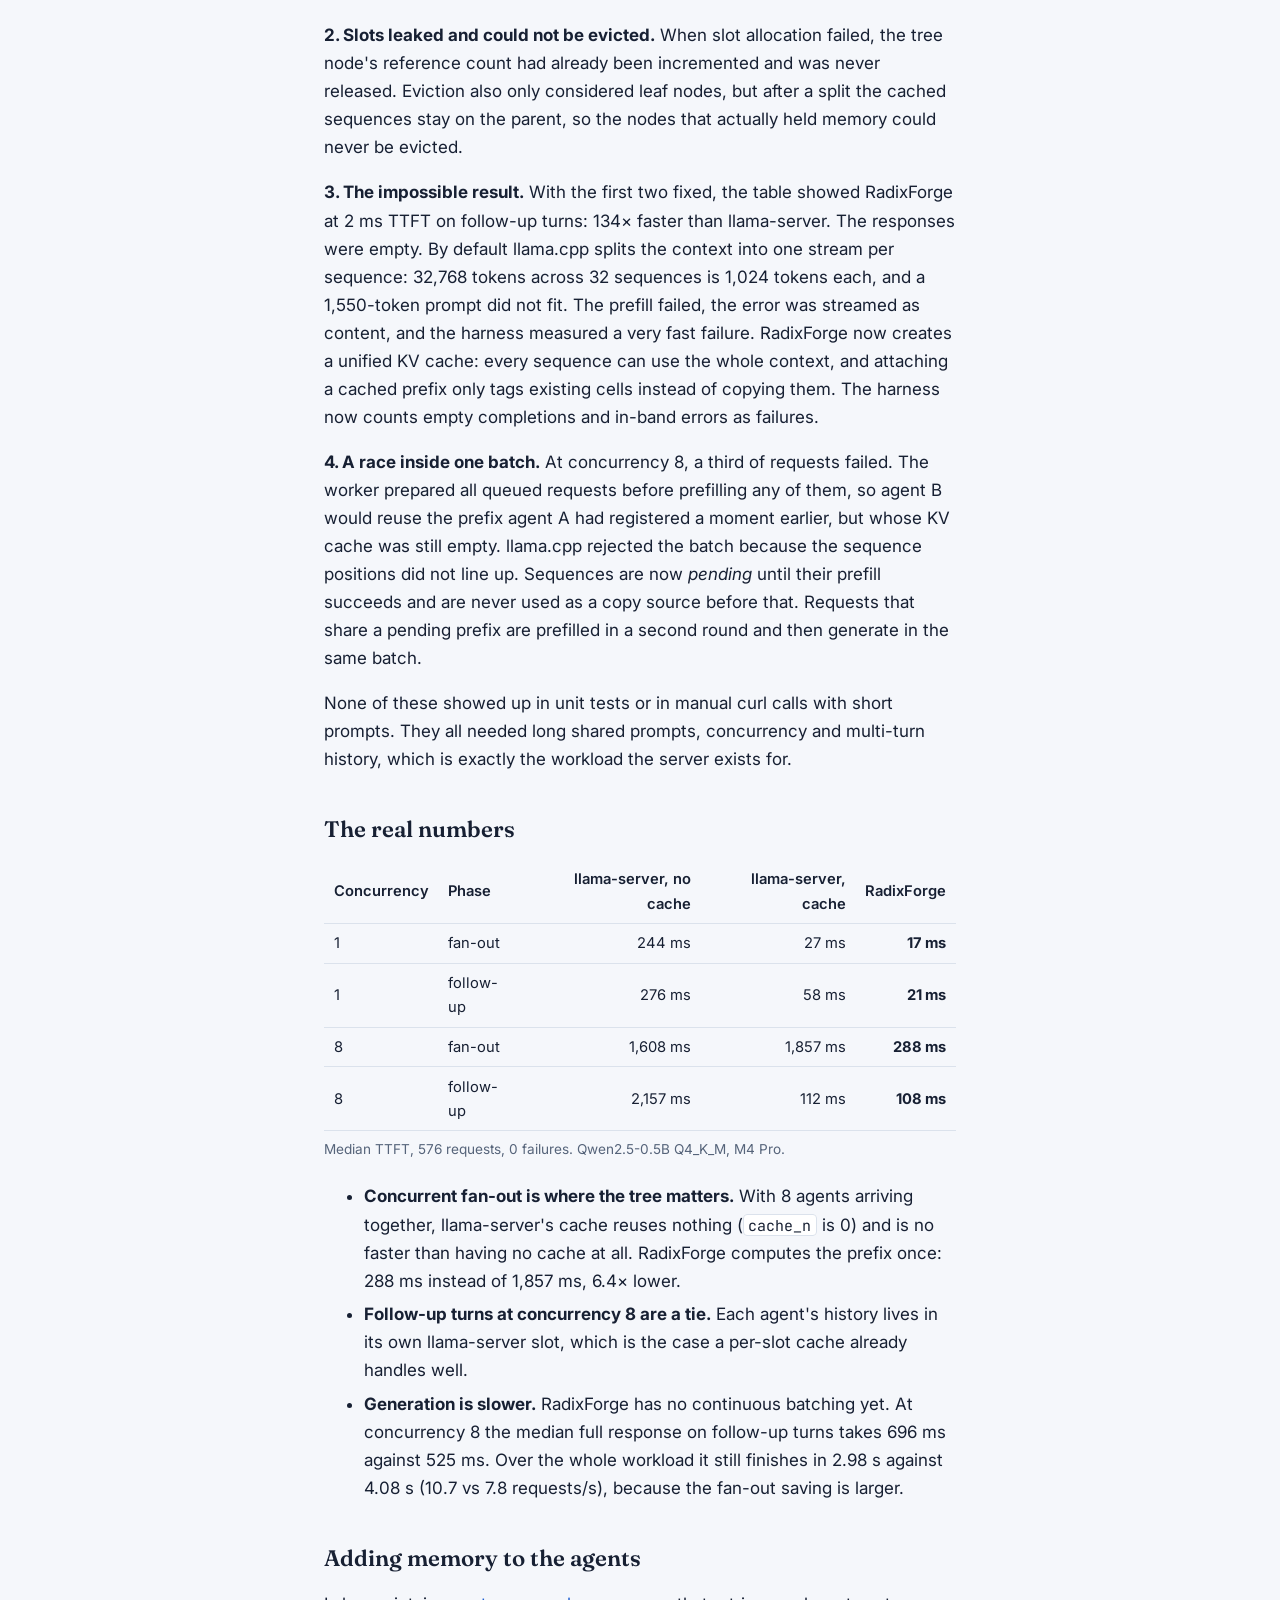
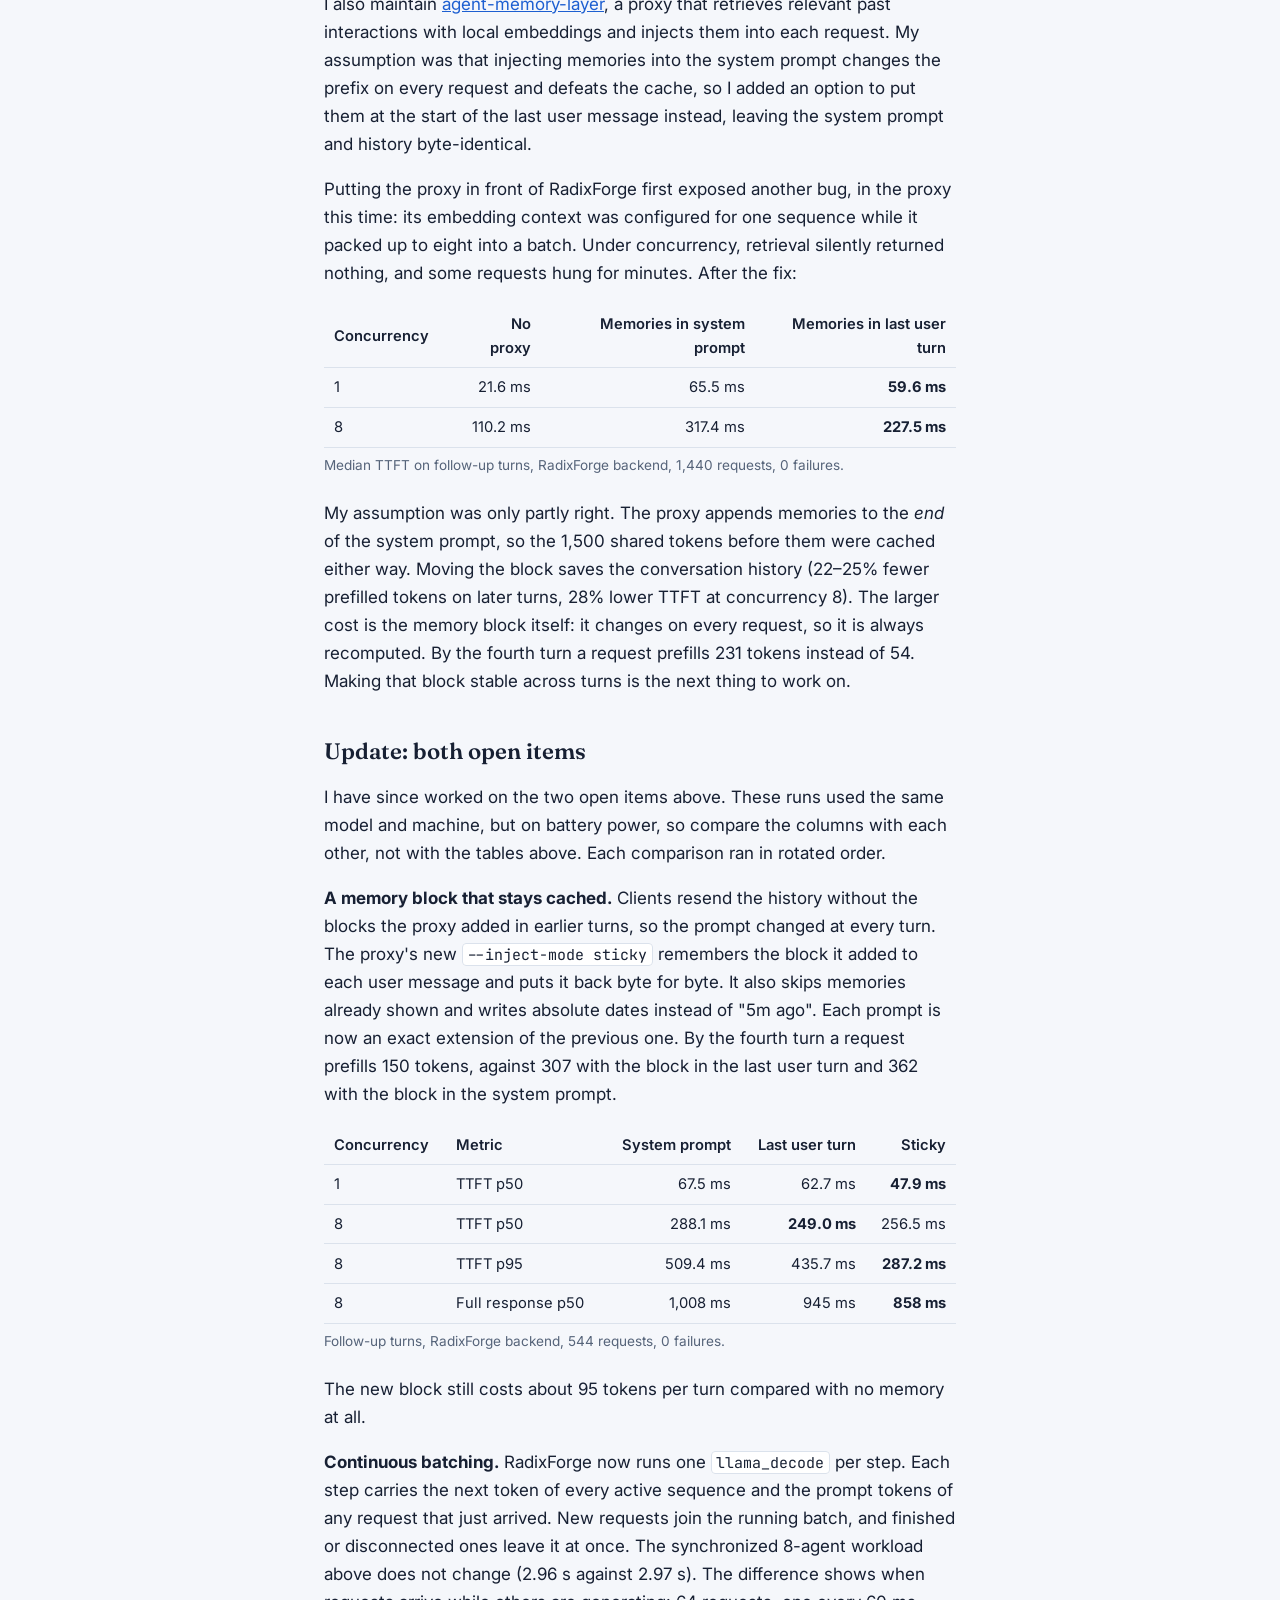
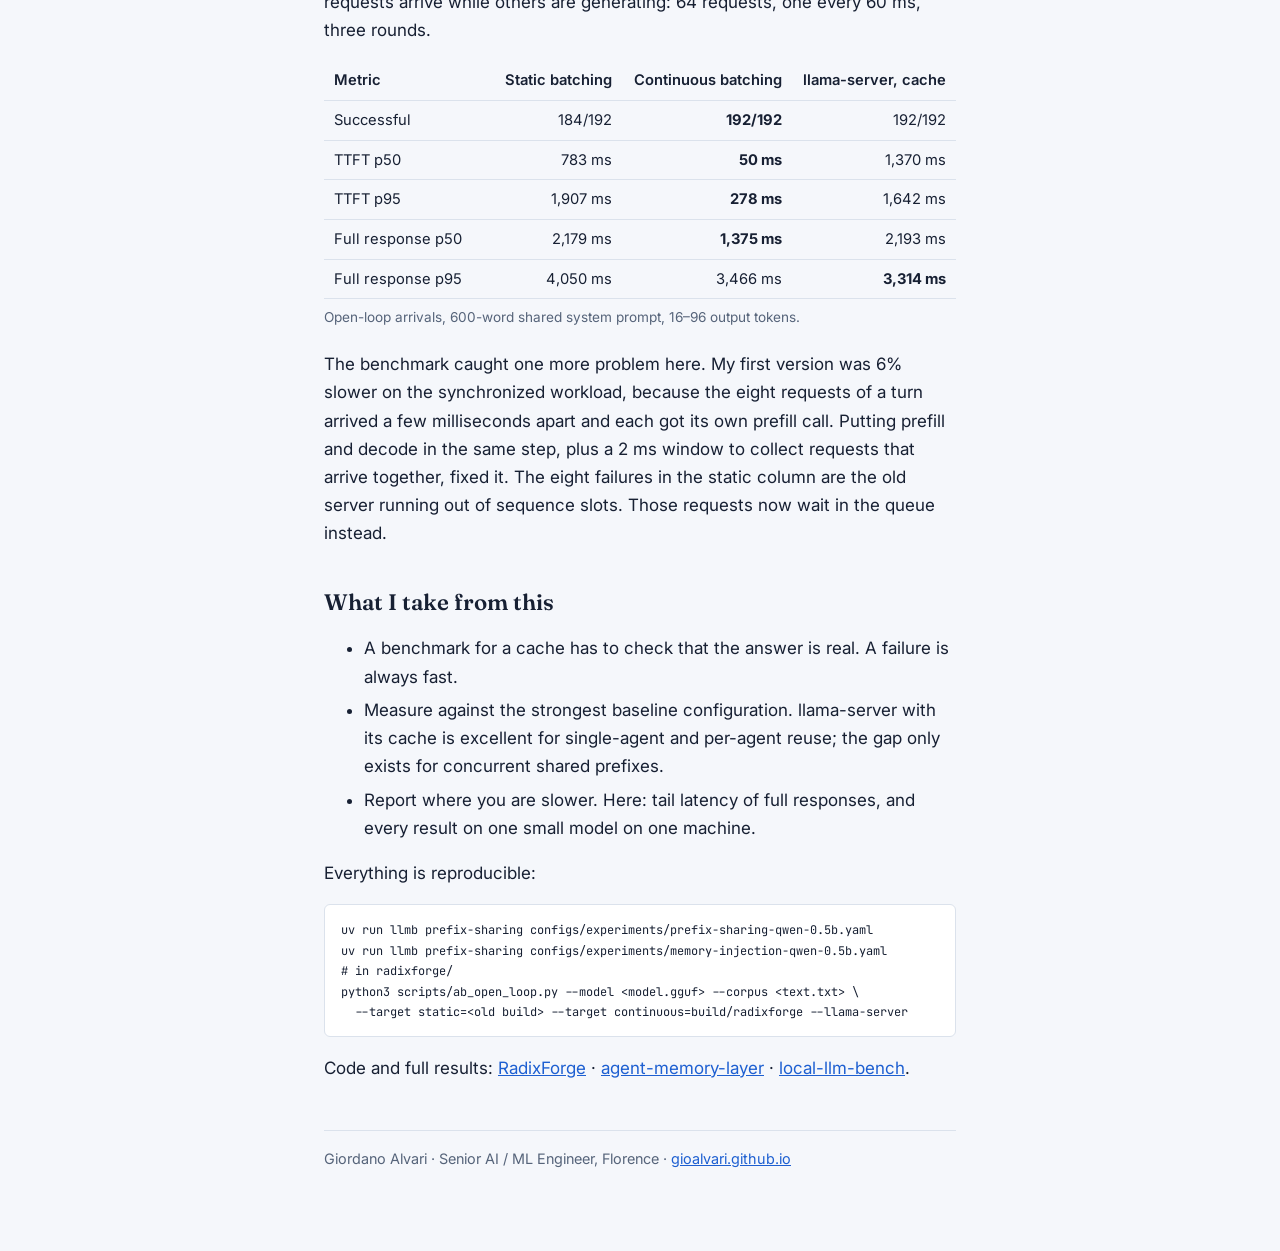
<file: notes/prefix-sharing/index.html>
<!DOCTYPE html>
<html lang="en">
<head>
<meta charset="utf-8">
<meta name="viewport" content="width=device-width, initial-scale=1">
<title>My benchmark found four bugs in my inference server — Giordano Alvari</title>
<meta name="description" content="Benchmarking RadixForge, a radix-tree KV-cache server on llama.cpp, against llama-server on a multi-agent workload: the bugs the benchmark found, the results, and where a memory proxy costs prefill.">
<meta property="og:title" content="My benchmark found four bugs in my inference server">
<meta property="og:description" content="8 agents sharing a system prompt: 288 ms vs 1,857 ms time to first token, and what it took to get an honest number.">
<meta property="og:type" content="article">
<meta property="og:url" content="https://gioalvari.github.io/notes/prefix-sharing/">
<link rel="canonical" href="https://gioalvari.github.io/notes/prefix-sharing/">
<link rel="preconnect" href="https://fonts.googleapis.com">
<link rel="preconnect" href="https://fonts.gstatic.com" crossorigin>
<link href="https://fonts.googleapis.com/css2?family=Fraunces:opsz,wght@9..144,400;9..144,600&family=Inter:wght@400;500;600&family=JetBrains+Mono:wght@400&display=swap" rel="stylesheet">
<link rel="icon" href="data:image/svg+xml,%3Csvg xmlns='http://www.w3.org/2000/svg' viewBox='0 0 100 100'%3E%3Ctext y='.9em' font-size='90'%3E◆%3C/text%3E%3C/svg%3E">
<style>
:root {
  --paper: #f5f7fb; --paper-raised: #fff; --ink: #172033; --ink-soft: #56647a;
  --rule-soft: #dbe2ec; --accent: #1d5fd1;
  --serif: "Fraunces", Georgia, serif; --sans: "Inter", system-ui, sans-serif;
  --mono: "JetBrains Mono", ui-monospace, monospace;
}
@media (prefers-color-scheme: dark) {
  :root { --paper: #090d14; --paper-raised: #101722; --ink: #e7edf7; --ink-soft: #95a3b8;
          --rule-soft: #202d3e; --accent: #63a4ff; }
}
* { box-sizing: border-box; }
body { margin: 0; background: var(--paper); color: var(--ink); font: 17px/1.65 var(--sans); }
main { max-width: 42rem; margin: 0 auto; padding: 3rem 1.25rem 5rem; }
a { color: var(--accent); }
.back { font-size: .9rem; text-decoration: none; }
h1 { font: 600 2.3rem/1.15 var(--serif); margin: 1.5rem 0 .5rem; letter-spacing: -.01em; }
h2 { font: 600 1.4rem/1.3 var(--serif); margin: 2.6rem 0 .6rem; }
.meta { color: var(--ink-soft); font-size: .9rem; margin: 0 0 2rem; }
.lede { font-size: 1.15rem; }
code { font: .88em var(--mono); background: var(--paper-raised); border: 1px solid var(--rule-soft);
       border-radius: 4px; padding: .05em .3em; }
pre { font: .85rem/1.5 var(--mono); background: var(--paper-raised); border: 1px solid var(--rule-soft);
      border-radius: 6px; padding: .9rem 1rem; overflow-x: auto; }
pre code { border: 0; padding: 0; background: none; }
.table { overflow-x: auto; margin: 1rem 0 1.4rem; }
table { border-collapse: collapse; width: 100%; font-size: .92rem; }
th, td { padding: .45rem .6rem; border-bottom: 1px solid var(--rule-soft); text-align: right; }
th:first-child, td:first-child, th:nth-child(2), td:nth-child(2) { text-align: left; }
th { font-weight: 600; }
caption { caption-side: bottom; color: var(--ink-soft); font-size: .85rem; text-align: left; padding-top: .4rem; }
li { margin: .35rem 0; }
footer { margin-top: 3rem; padding-top: 1rem; border-top: 1px solid var(--rule-soft); color: var(--ink-soft); font-size: .9rem; }
</style>
</head>
<body>
<main>
<a class="back" href="/">← Giordano Alvari</a>
<article>
<h1>My benchmark found four bugs in my inference server</h1>
<p class="meta">September 2026, updated with sticky memory and continuous batching · RadixForge, llama.cpp, local LLM serving</p>

<p class="lede">When eight agents share the same long system prompt, a local inference server
should compute that prompt once. <a href="https://github.com/gioalvari/radixforge">RadixForge</a>,
a small C++ server I built on llama.cpp, does exactly that. The first time I benchmarked it
properly, it looked 130× faster than llama-server. It was not: it was broken. This is how the
benchmark caught that, and what the real numbers are.</p>

<h2>The idea</h2>
<p>RadixForge keeps a radix tree of token sequences on the CPU. Each node points to llama.cpp
sequence slots that already hold the KV cache for that prefix. A new request walks the tree,
finds the longest cached prefix, attaches it to a fresh sequence with
<code>llama_memory_seq_cp</code>, and only prefills the remaining tokens. It is the same idea
as SGLang's RadixAttention, in about 2,400 lines of C++ on top of the public llama.cpp API, running
on Apple Silicon with Metal.</p>

<p>llama-server already has a prompt cache, so the question is where a shared tree actually
helps. llama-server's cache is per slot: a request reuses what <em>its</em> slot computed
before. When many agents arrive at the same time and land on different slots, each slot
recomputes the shared prompt.</p>

<h2>The benchmark</h2>
<p>I added a <code>prefix-sharing</code> experiment to
<a href="https://github.com/gioalvari/local-llm-bench">local-llm-bench</a>, my harness for
reproducible local-inference measurements. It is server-agnostic: any OpenAI-compatible
command line is a target. The workload:</p>
<ul>
  <li>8 agents, each with the same ~1,500-token system prompt plus a short per-agent suffix;</li>
  <li>4 turns per agent, where later turns carry the real previous answers;</li>
  <li>concurrency 1 and 8, 32 output tokens, temperature 0;</li>
  <li>3 repetitions, each on a freshly started server with an empty cache;</li>
  <li>time to first token (TTFT) split by phase: the first request, the other agents' first
      turn ("fan-out"), and follow-up turns.</li>
</ul>
<p>Model: Qwen2.5-0.5B-Instruct Q4_K_M on an M4 Pro. Small on purpose, so that runs are fast and
the orchestration overhead is visible.</p>

<h2>Four bugs, found by one table</h2>
<p><strong>1. The server never finished a streamed response.</strong> The very first run hung.
The log had grown to 25 million lines in ten minutes. cpp-httplib calls a chunked content
provider again and again until it calls <code>sink.done()</code>; mine returned without
calling it, so every call re-enqueued the same, already moved-from request. Each empty request
took a new sequence slot, and all 32 were gone within a second.</p>

<p><strong>2. Slots leaked and could not be evicted.</strong> When slot allocation failed, the
tree node's reference count had already been incremented and was never released. Eviction also
only considered leaf nodes, but after a split the cached sequences stay on the parent, so the
nodes that actually held memory could never be evicted.</p>

<p><strong>3. The impossible result.</strong> With the first two fixed, the table showed
RadixForge at 2 ms TTFT on follow-up turns: 134× faster than llama-server. The responses were
empty. By default llama.cpp splits the context into one stream per sequence: 32,768 tokens
across 32 sequences is 1,024 tokens each, and a 1,550-token prompt did not fit. The prefill
failed, the error was streamed as content, and the harness measured a very fast failure.
RadixForge now creates a unified KV cache: every sequence can use the whole context, and
attaching a cached prefix only tags existing cells instead of copying them. The harness now
counts empty completions and in-band errors as failures.</p>

<p><strong>4. A race inside one batch.</strong> At concurrency 8, a third of requests failed.
The worker prepared all queued requests before prefilling any of them, so agent B would reuse
the prefix agent A had registered a moment earlier, but whose KV cache was still empty. llama.cpp
rejected the batch because the sequence positions did not line up. Sequences are now
<em>pending</em> until their prefill succeeds and are never used as a copy source before that.
Requests that share a pending prefix are prefilled in a second round and then generate in the
same batch.</p>

<p>None of these showed up in unit tests or in manual curl calls with short prompts. They all
needed long shared prompts, concurrency and multi-turn history, which is exactly the workload
the server exists for.</p>

<h2>The real numbers</h2>
<div class="table">
<table>
<caption>Median TTFT, 576 requests, 0 failures. Qwen2.5-0.5B Q4_K_M, M4 Pro.</caption>
<thead><tr><th>Concurrency</th><th>Phase</th><th>llama-server, no cache</th><th>llama-server, cache</th><th>RadixForge</th></tr></thead>
<tbody>
<tr><td>1</td><td>fan-out</td><td>244 ms</td><td>27 ms</td><td><strong>17 ms</strong></td></tr>
<tr><td>1</td><td>follow-up</td><td>276 ms</td><td>58 ms</td><td><strong>21 ms</strong></td></tr>
<tr><td>8</td><td>fan-out</td><td>1,608 ms</td><td>1,857 ms</td><td><strong>288 ms</strong></td></tr>
<tr><td>8</td><td>follow-up</td><td>2,157 ms</td><td>112 ms</td><td><strong>108 ms</strong></td></tr>
</tbody>
</table>
</div>
<ul>
  <li><strong>Concurrent fan-out is where the tree matters.</strong> With 8 agents arriving
      together, llama-server's cache reuses nothing (<code>cache_n</code> is 0) and is no faster
      than having no cache at all. RadixForge computes the prefix once: 288 ms instead of
      1,857 ms, 6.4× lower.</li>
  <li><strong>Follow-up turns at concurrency 8 are a tie.</strong> Each agent's history lives in
      its own llama-server slot, which is the case a per-slot cache already handles well.</li>
  <li><strong>Generation is slower.</strong> RadixForge has no continuous batching yet. At
      concurrency 8 the median full response on follow-up turns takes 696 ms against 525 ms.
      Over the whole workload it still finishes in 2.98 s against 4.08 s (10.7 vs 7.8
      requests/s), because the fan-out saving is larger.</li>
</ul>

<h2>Adding memory to the agents</h2>
<p>I also maintain <a href="https://github.com/gioalvari/agent-memory-layer">agent-memory-layer</a>,
a proxy that retrieves relevant past interactions with local embeddings and injects them into
each request. My assumption was that injecting memories into the system prompt changes the
prefix on every request and defeats the cache, so I added an option to put them at the start of
the last user message instead, leaving the system prompt and history byte-identical.</p>

<p>Putting the proxy in front of RadixForge first exposed another bug, in the proxy this time: its
embedding context was configured for one sequence while it packed up to eight into a batch. Under
concurrency, retrieval silently returned nothing, and some requests hung for minutes. After the
fix:</p>
<div class="table">
<table>
<caption>Median TTFT on follow-up turns, RadixForge backend, 1,440 requests, 0 failures.</caption>
<thead><tr><th>Concurrency</th><th></th><th>No proxy</th><th>Memories in system prompt</th><th>Memories in last user turn</th></tr></thead>
<tbody>
<tr><td>1</td><td></td><td>21.6 ms</td><td>65.5 ms</td><td><strong>59.6 ms</strong></td></tr>
<tr><td>8</td><td></td><td>110.2 ms</td><td>317.4 ms</td><td><strong>227.5 ms</strong></td></tr>
</tbody>
</table>
</div>
<p>My assumption was only partly right. The proxy appends memories to the <em>end</em> of the
system prompt, so the 1,500 shared tokens before them were cached either way. Moving the block
saves the conversation history (22–25% fewer prefilled tokens on later turns, 28% lower TTFT at
concurrency 8). The larger cost is the memory block itself: it changes on every request, so it
is always recomputed. By the fourth turn a request prefills 231 tokens instead of 54. Making that
block stable across turns is the next thing to work on.</p>

<h2>Update: both open items</h2>
<p>I have since worked on the two open items above. These runs used the same model and machine,
but on battery power, so compare the columns with each other, not with the tables above. Each
comparison ran in rotated order.</p>

<p><strong>A memory block that stays cached.</strong> Clients resend the history without the
blocks the proxy added in earlier turns, so the prompt changed at every turn. The proxy's new
<code>--inject-mode sticky</code> remembers the block it added to each user message and puts it
back byte for byte. It also skips memories already shown and writes absolute dates instead of
"5m ago". Each prompt is now an exact extension of the previous one. By the fourth turn a
request prefills 150 tokens, against 307 with the block in the last user turn and 362 with the
block in the system prompt.</p>
<div class="table">
<table>
<caption>Follow-up turns, RadixForge backend, 544 requests, 0 failures.</caption>
<thead><tr><th>Concurrency</th><th>Metric</th><th>System prompt</th><th>Last user turn</th><th>Sticky</th></tr></thead>
<tbody>
<tr><td>1</td><td>TTFT p50</td><td>67.5 ms</td><td>62.7 ms</td><td><strong>47.9 ms</strong></td></tr>
<tr><td>8</td><td>TTFT p50</td><td>288.1 ms</td><td><strong>249.0 ms</strong></td><td>256.5 ms</td></tr>
<tr><td>8</td><td>TTFT p95</td><td>509.4 ms</td><td>435.7 ms</td><td><strong>287.2 ms</strong></td></tr>
<tr><td>8</td><td>Full response p50</td><td>1,008 ms</td><td>945 ms</td><td><strong>858 ms</strong></td></tr>
</tbody>
</table>
</div>
<p>The new block still costs about 95 tokens per turn compared with no memory at all.</p>

<p><strong>Continuous batching.</strong> RadixForge now runs one <code>llama_decode</code> per
step. Each step carries the next token of every active sequence and the prompt tokens of any
request that just arrived. New requests join the running batch, and finished or disconnected
ones leave it at once. The synchronized 8-agent workload above does not change (2.96 s against
2.97 s). The difference shows when requests arrive while others are generating: 64 requests,
one every 60 ms, three rounds.</p>
<div class="table">
<table>
<caption>Open-loop arrivals, 600-word shared system prompt, 16–96 output tokens.</caption>
<thead><tr><th>Metric</th><th></th><th>Static batching</th><th>Continuous batching</th><th>llama-server, cache</th></tr></thead>
<tbody>
<tr><td>Successful</td><td></td><td>184/192</td><td><strong>192/192</strong></td><td>192/192</td></tr>
<tr><td>TTFT p50</td><td></td><td>783 ms</td><td><strong>50 ms</strong></td><td>1,370 ms</td></tr>
<tr><td>TTFT p95</td><td></td><td>1,907 ms</td><td><strong>278 ms</strong></td><td>1,642 ms</td></tr>
<tr><td>Full response p50</td><td></td><td>2,179 ms</td><td><strong>1,375 ms</strong></td><td>2,193 ms</td></tr>
<tr><td>Full response p95</td><td></td><td>4,050 ms</td><td>3,466 ms</td><td><strong>3,314 ms</strong></td></tr>
</tbody>
</table>
</div>
<p>The benchmark caught one more problem here. My first version was 6% slower on the
synchronized workload, because the eight requests of a turn arrived a few milliseconds apart
and each got its own prefill call. Putting prefill and decode in the same step, plus a 2 ms
window to collect requests that arrive together, fixed it. The eight failures in the static
column are the old server running out of sequence slots. Those requests now wait in the queue
instead.</p>

<h2>What I take from this</h2>
<ul>
  <li>A benchmark for a cache has to check that the answer is real. A failure is always
      fast.</li>
  <li>Measure against the strongest baseline configuration. llama-server with its cache is
      excellent for single-agent and per-agent reuse; the gap only exists for concurrent
      shared prefixes.</li>
  <li>Report where you are slower. Here: tail latency of full responses, and every result on one
      small model on one machine.</li>
</ul>

<p>Everything is reproducible:</p>
<pre><code>uv run llmb prefix-sharing configs/experiments/prefix-sharing-qwen-0.5b.yaml
uv run llmb prefix-sharing configs/experiments/memory-injection-qwen-0.5b.yaml
# in radixforge/
python3 scripts/ab_open_loop.py --model &lt;model.gguf&gt; --corpus &lt;text.txt&gt; \
  --target static=&lt;old build&gt; --target continuous=build/radixforge --llama-server</code></pre>
<p>Code and full results:
<a href="https://github.com/gioalvari/radixforge">RadixForge</a> ·
<a href="https://github.com/gioalvari/agent-memory-layer">agent-memory-layer</a> ·
<a href="https://github.com/gioalvari/local-llm-bench">local-llm-bench</a>.</p>
</article>
<footer>Giordano Alvari · Senior AI / ML Engineer, Florence · <a href="/">gioalvari.github.io</a></footer>
</main>
</body>
</html>
</file>
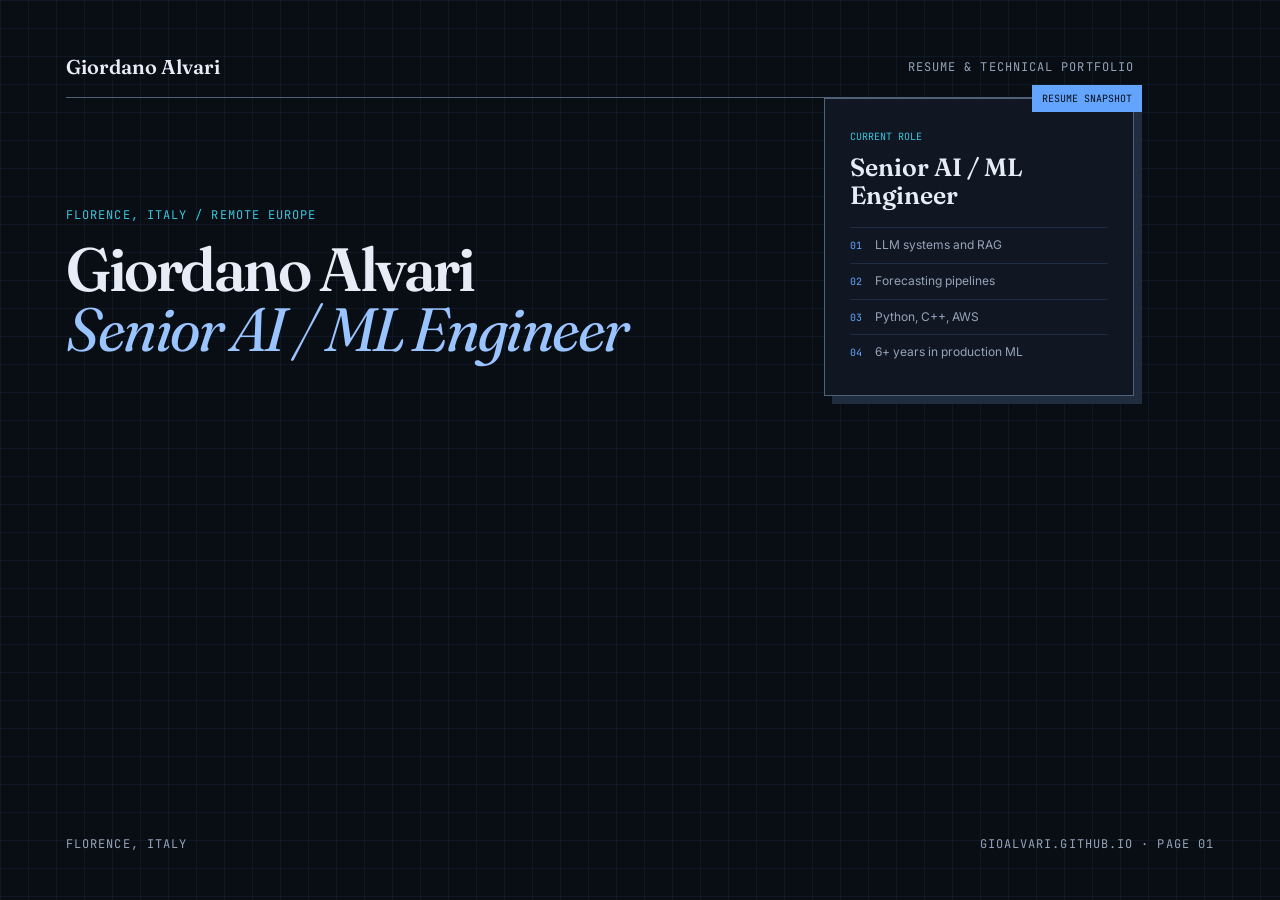
<file: _og.html>
<!DOCTYPE html>
<html lang="en">
<head>
<meta charset="utf-8">
<title>Giordano Alvari — social preview</title>
<link href="https://fonts.googleapis.com/css2?family=Fraunces:opsz,wght@9..144,400;9..144,600&family=Inter:wght@400&family=JetBrains+Mono:wght@400&display=swap" rel="stylesheet">
<style>
*{box-sizing:border-box}body{width:1200px;height:630px;margin:0;overflow:hidden;color:#e7edf7;background-color:#090d14;background-image:linear-gradient(rgb(96 165 250/7%) 1px,transparent 1px),linear-gradient(90deg,rgb(96 165 250/7%) 1px,transparent 1px);background-size:28px 28px;padding:54px 66px;font-family:Inter,sans-serif}.top{display:flex;justify-content:space-between;align-items:center;padding-bottom:18px;border-bottom:1px solid #50617a}.name{font:600 20px Fraunces,serif}.edition,.folio,.foot{font:12px JetBrains Mono,monospace;letter-spacing:.09em;text-transform:uppercase}.edition{color:#95a3b8}.folio{margin-top:72px;color:#39c6df}.hero{display:grid;grid-template-columns:1fr 310px;gap:70px;align-items:center}.copy h1{max-width:720px;margin:17px 0 0;font:600 61px/.98 Fraunces,serif;letter-spacing:-.04em}.copy em{color:#9ac4ff;font-weight:400}.method{position:relative;border:1px solid #50617a;background:#101722;padding:25px;box-shadow:8px 8px #202d3e}.tab{position:absolute;right:-9px;top:-14px;padding:7px 10px;color:#090d14;background:#63a4ff;font:10px JetBrains Mono,monospace;text-transform:uppercase}.method small{color:#39c6df;font:10px JetBrains Mono,monospace;text-transform:uppercase}.method h2{margin:10px 0 18px;font:600 25px/1.1 Fraunces,serif}.method p{margin:0;padding:9px 0;border-top:1px solid #202d3e;color:#95a3b8;font:12px/1.4 Inter,sans-serif}.method b{color:#63a4ff;font:10px JetBrains Mono,monospace;margin-right:13px}.foot{position:absolute;left:66px;right:66px;bottom:48px;display:flex;justify-content:space-between;color:#95a3b8}
</style>
</head>
<body>
<div class="top"><span class="name">Giordano Alvari</span><span class="edition">Resume &amp; technical portfolio</span></div>
<div class="hero">
  <div class="copy"><div class="folio">Florence, Italy / Remote Europe</div><h1>Giordano Alvari<br><em>Senior AI / ML Engineer</em></h1></div>
  <div class="method"><span class="tab">Resume snapshot</span><small>Current role</small><h2>Senior AI / ML Engineer</h2><p><b>01</b>LLM systems and RAG</p><p><b>02</b>Forecasting pipelines</p><p><b>03</b>Python, C++, AWS</p><p><b>04</b>6+ years in production ML</p></div>
</div>
<div class="foot"><span>Florence, Italy</span><span>gioalvari.github.io · Page 01</span></div>
</body>
</html>
</file>
<file: style.css>
/* Giordano Alvari — editorial field notes. Static HTML, CSS and a small JS layer. */

:root {
  --paper: #f5f7fb;
  --paper-raised: #ffffff;
  --ink: #172033;
  --ink-soft: #56647a;
  --rule: #8291a8;
  --rule-soft: #dbe2ec;
  --accent: #1d5fd1;
  --accent-dark: #174994;
  --teal: #066f8d;
  --grid: rgb(37 99 235 / 6%);
  --serif: "Fraunces", Georgia, serif;
  --sans: "Inter", system-ui, sans-serif;
  --mono: "JetBrains Mono", ui-monospace, monospace;
  --measure: 68ch;
}

@media (prefers-color-scheme: dark) {
  :root {
    --paper: #090d14;
    --paper-raised: #101722;
    --ink: #e7edf7;
    --ink-soft: #95a3b8;
    --rule: #50617a;
    --rule-soft: #202d3e;
    --accent: #63a4ff;
    --accent-dark: #9ac4ff;
    --teal: #39c6df;
    --grid: rgb(96 165 250 / 5%);
  }
}

*, *::before, *::after { box-sizing: border-box; }
html { scroll-behavior: smooth; }
body {
  margin: 0;
  color: var(--ink);
  background-color: var(--paper);
  background-image:
    linear-gradient(var(--grid) 1px, transparent 1px),
    linear-gradient(90deg, var(--grid) 1px, transparent 1px);
  background-size: 28px 28px;
  font-family: var(--sans);
  font-size: 17px;
  line-height: 1.65;
  -webkit-font-smoothing: antialiased;
  text-rendering: optimizeLegibility;
}

body::before {
  content: "";
  position: fixed;
  inset: 0;
  z-index: -1;
  pointer-events: none;
  background: linear-gradient(to bottom, transparent, var(--paper) 38rem);
}

.wrap { width: min(100% - 3rem, 72rem); margin-inline: auto; }
a { color: var(--teal); text-decoration-thickness: 1px; text-underline-offset: 4px; }
a:hover { color: var(--accent); }

.skip { position: absolute; left: -9999px; }
.skip:focus {
  left: 1rem;
  top: 1rem;
  z-index: 100;
  padding: .7rem 1rem;
  border-radius: 3px;
  color: var(--paper);
  background: var(--ink);
}

.reading-progress {
  position: fixed;
  inset: 0 auto auto 0;
  z-index: 50;
  width: var(--reading-progress, 0%);
  height: 2px;
  background: var(--accent);
}

.site-header {
  position: sticky;
  top: 0;
  z-index: 20;
  background: color-mix(in srgb, var(--paper) 88%, transparent);
  border-bottom: 1px solid var(--rule-soft);
  backdrop-filter: blur(15px) saturate(1.15);
}

.site-header nav {
  min-height: 4.6rem;
  display: flex;
  align-items: center;
  justify-content: space-between;
  gap: 2rem;
}

.wordmark { color: var(--ink); text-decoration: none; display: flex; align-items: baseline; gap: .8rem; }
.wordmark-name { font: 600 1.2rem/1 var(--serif); }
.wordmark-edition { color: var(--ink-soft); font: .61rem/1 var(--mono); text-transform: uppercase; letter-spacing: .08em; }
.site-header ul { list-style: none; display: flex; gap: clamp(.8rem, 3vw, 2rem); margin: 0; padding: 0; }
.site-header li { display: flex; align-items: center; }
.site-header li + li::before { content: "·"; margin-right: clamp(.8rem, 3vw, 2rem); color: var(--rule); }
.site-header li a { padding-block: .6rem; color: var(--ink-soft); font: .67rem/1 var(--mono); text-decoration: none; text-transform: uppercase; letter-spacing: .06em; }
.site-header li a:hover, .site-header li a[aria-current="location"] { color: var(--accent); }

.hero {
  --hero-x: 34%;
  --hero-y: 36%;
  position: relative;
  min-height: calc(100svh - 4.6rem);
  display: grid;
  grid-template-columns: minmax(0, 1.08fr) minmax(20rem, .72fr);
  grid-template-rows: 1fr auto;
  align-items: center;
  gap: 3rem clamp(3rem, 7vw, 6rem);
  padding-block: clamp(4rem, 9vw, 7rem) 2rem;
  isolation: isolate;
  overflow: clip;
}
.hero::before {
  content: "";
  position: absolute;
  inset: 0 -10vw;
  z-index: -2;
  pointer-events: none;
  background:
    radial-gradient(28rem circle at var(--hero-x) var(--hero-y), color-mix(in srgb, var(--accent) 16%, transparent), transparent 68%),
    radial-gradient(21rem circle at 82% 42%, color-mix(in srgb, var(--teal) 9%, transparent), transparent 72%);
}
.hero::after {
  content: "";
  position: absolute;
  z-index: -1;
  left: -8vw;
  right: -8vw;
  top: var(--scan-y, 18%);
  height: 1px;
  pointer-events: none;
  opacity: .42;
  background: linear-gradient(90deg, transparent, var(--teal), transparent);
  box-shadow: 0 0 1.4rem color-mix(in srgb, var(--teal) 45%, transparent);
  transition: top .12s linear;
}

.folio, .kicker, .experiment-id, .practice-index {
  margin: 0;
  color: var(--teal);
  font: .66rem/1.5 var(--mono);
  letter-spacing: .09em;
  text-transform: uppercase;
}
.folio span { color: var(--rule); padding-inline: .35rem; }
.hero h1 {
  max-width: 15ch;
  margin: 1.4rem 0 1.8rem;
  font: 600 clamp(3rem, 6.4vw, 5.45rem)/.98 var(--serif);
  letter-spacing: -.045em;
  text-wrap: balance;
}
.hero-name { color: var(--ink); }
.hero h1 em {
  color: transparent;
  font-weight: 400;
  background: linear-gradient(105deg, var(--accent-dark), var(--teal));
  background-clip: text;
  -webkit-background-clip: text;
}
.lead { max-width: 59ch; margin: 0; color: var(--ink-soft); font: 1.05rem/1.7 var(--serif); }
.hero-links { list-style: none; display: flex; flex-wrap: wrap; gap: .65rem 1.4rem; margin: 2rem 0 0; padding: 0; }
.hero-links a { font: .69rem/1.4 var(--mono); text-transform: uppercase; letter-spacing: .04em; }
.margin-note { max-width: 31rem; margin: 3rem 0 0; padding: .55rem 0 .55rem 1rem; border-left: 2px solid var(--accent); color: var(--accent-dark); font: .77rem/1.65 var(--mono); transform: rotate(-.45deg); }

.resume-card {
  --sheet-x: 50%;
  --sheet-y: 50%;
  position: relative;
  padding: clamp(1.7rem, 3vw, 2.35rem);
  border: 1px solid var(--rule);
  background: color-mix(in srgb, var(--paper-raised) 93%, transparent);
  box-shadow:
    .6rem .6rem 0 color-mix(in srgb, var(--rule-soft) 65%, transparent),
    0 1.2rem 4rem color-mix(in srgb, var(--accent) 8%, transparent);
  transition: border-color .2s ease, box-shadow .2s ease;
}
.resume-card::before, .experiment-sheet::before {
  content: "";
  position: absolute;
  inset: 0;
  z-index: 0;
  pointer-events: none;
  opacity: 0;
  background: radial-gradient(24rem circle at var(--sheet-x) var(--sheet-y), color-mix(in srgb, var(--teal) 8%, transparent), transparent 62%);
  transition: opacity .25s ease;
}
.resume-card:hover::before, .experiment-sheet:hover::before { opacity: 1; }
.resume-card:hover {
  border-color: var(--accent);
  box-shadow:
    .6rem .6rem 0 color-mix(in srgb, var(--accent) 16%, transparent),
    0 1.4rem 4.5rem color-mix(in srgb, var(--accent) 12%, transparent);
}
.resume-card > *, .experiment-sheet > * { position: relative; z-index: 1; }
.case-tab, .sheet-tab {
  position: absolute;
  right: -.55rem;
  top: -1rem;
  padding: .42rem .75rem;
  color: var(--paper);
  background: var(--accent);
  font: .6rem/1 var(--mono);
  letter-spacing: .08em;
  text-transform: uppercase;
  transform: rotate(1.5deg);
}
.resume-heading { padding-bottom: 1.25rem; border-bottom: 1px solid var(--rule-soft); }
.resume-heading h2 { margin: .45rem 0 .35rem; font: 600 1.75rem/1.12 var(--serif); }
.resume-heading > p:last-child { margin: 0; color: var(--ink-soft); font-size: .8rem; }
.resume-card dl { margin: 0; }
.resume-card dl div { display: grid; grid-template-columns: 6rem 1fr; gap: 1rem; padding: .9rem 0; border-bottom: 1px solid var(--rule-soft); }
.resume-card dt { color: var(--accent); font: .61rem/1.5 var(--mono); text-transform: uppercase; }
.resume-card dd { margin: 0; color: var(--ink-soft); font-size: .77rem; line-height: 1.5; }
.resume-download { display: flex; justify-content: space-between; margin-top: 1.25rem; color: var(--ink); font: .69rem/1.5 var(--mono); text-decoration: none; text-transform: uppercase; letter-spacing: .04em; }
.resume-download:hover { color: var(--accent); }
.hero-footer { grid-column: 1 / -1; display: flex; justify-content: space-between; padding-top: 1.4rem; border-top: 1px solid var(--rule-soft); color: var(--ink-soft); font: .58rem/1 var(--mono); text-transform: uppercase; letter-spacing: .08em; }

.chapter {
  padding-block: clamp(4.5rem, 8vw, 7.5rem);
  scroll-margin-top: 7rem;
}
.chapter-header {
  display: grid;
  grid-template-columns: 4.3rem minmax(15rem, .8fr) minmax(16rem, 1fr);
  align-items: start;
  gap: 1.5rem;
  padding-block: 1.5rem 2.4rem;
  border-top: 1px solid var(--rule);
}
.chapter-number { color: var(--accent); font: 1rem/1 var(--mono); }
.chapter-header h2 { margin: .35rem 0 0; font: 600 clamp(1.85rem, 4vw, 3.1rem)/1.05 var(--serif); letter-spacing: -.025em; }
.chapter-header > p { max-width: 36rem; margin: .15rem 0 0; color: var(--ink-soft); font-family: var(--serif); }

.practice-grid { display: grid; grid-template-columns: repeat(3, 1fr); border-block: 1px solid var(--rule); }
.practice-card { padding: 2rem 2rem 2.4rem 0; }
.practice-card + .practice-card { padding-left: 2rem; border-left: 1px solid var(--rule-soft); }
.practice-card h3 { margin: 1rem 0 .8rem; font: 600 1.35rem/1.2 var(--serif); }
.practice-card p:last-child { margin: 0; color: var(--ink-soft); font-size: .86rem; }

.work-ledger { list-style: none; margin: 0; padding: 0; border-top: 1px solid var(--rule); }
.work-entry { display: grid; grid-template-columns: 7rem minmax(0, 1fr) minmax(11rem, .38fr); gap: 2rem; padding: 2.3rem 0; border-bottom: 1px solid var(--rule-soft); }
.work-entry { transition: padding-left .22s ease, background-color .22s ease; }
.work-entry:hover { padding-left: .8rem; background: linear-gradient(90deg, color-mix(in srgb, var(--accent) 5%, transparent), transparent 72%); }
.work-date { font-family: var(--mono); }
.work-date span, .work-date small { display: block; }
.work-date span { color: var(--accent); font-size: .78rem; }
.work-date small { margin-top: .35rem; color: var(--ink-soft); font-size: .62rem; text-transform: uppercase; }
.work-entry h3 { margin: .55rem 0 .9rem; font: 600 clamp(1.4rem, 2.6vw, 2rem)/1.15 var(--serif); }
.work-entry article > p:not(.kicker) { max-width: 58ch; margin: 0; color: var(--ink-soft); }
.role-summary { color: var(--ink) !important; font-family: var(--serif); font-size: .98rem; }
.role-projects { max-width: 59ch; margin: 1rem 0 0; padding-left: 1.1rem; color: var(--ink-soft); }
.role-projects li { margin-bottom: .55rem; padding-left: .2rem; font-size: .82rem; line-height: 1.55; }
.role-projects strong { color: var(--ink); font-weight: 600; }
.work-entry .work-note { margin-top: 1rem !important; padding-left: 1rem; border-left: 2px solid var(--accent); font: italic .83rem/1.6 var(--serif); }
.work-entry aside { display: flex; align-content: start; flex-wrap: wrap; gap: .4rem; }
.work-entry aside span { padding: .3rem .55rem; border: 1px solid var(--rule-soft); border-radius: 99px; color: var(--ink-soft); font: .57rem/1 var(--mono); }

.anchor-alias {
  display: block;
  position: relative;
  scroll-margin-top: 10rem;
  visibility: hidden;
}
.experiment-list { display: grid; gap: 2.5rem; }
.experiment-sheet {
  --project-color: var(--teal);
  --sheet-x: 50%;
  --sheet-y: 50%;
  position: relative;
  display: grid;
  grid-template-columns: minmax(0, 1.08fr) minmax(20rem, .92fr);
  overflow: visible;
  border: 1px solid var(--rule);
  background: var(--paper-raised);
  box-shadow: 0 1.5rem 4rem color-mix(in srgb, var(--ink) 7%, transparent);
  transition: border-color .25s ease, transform .25s ease, box-shadow .25s ease;
}
.experiment-sheet:hover {
  border-color: var(--accent);
  transform: translateY(-3px);
  box-shadow: 0 1.8rem 4.5rem color-mix(in srgb, var(--accent) 12%, transparent);
}
.experiment-reverse { grid-template-columns: minmax(20rem, .92fr) minmax(0, 1.08fr); }
.experiment-reverse .experiment-media { grid-column: 2; }
.experiment-reverse .experiment-copy { grid-column: 1; grid-row: 1; }
.experiment-media { position: relative; min-width: 0; overflow: hidden; background: #101715; }
.experiment-media picture, .experiment-media img { display: block; width: 100%; height: 100%; }
.experiment-media img { object-fit: cover; transition: transform .35s ease, filter .35s ease; }
.experiment-media:hover img { transform: scale(1.012); filter: saturate(1.08); }
.experiment-media:focus-visible, .project-small-media:focus-visible { outline: 0; }
.experiment-media:focus-visible::after, .project-small-media:focus-visible::after { content: ""; position: absolute; inset: 5px; z-index: 3; border: 3px solid var(--accent); pointer-events: none; }
.experiment-copy { padding: clamp(2rem, 4.2vw, 3.4rem); }
.experiment-copy h3, .project-small h3 { margin: .75rem 0 1rem; font: 600 clamp(1.8rem, 3vw, 2.6rem)/1.05 var(--serif); }
.experiment-copy h3 a, .project-small h3 a { color: var(--ink); text-decoration: none; }
.experiment-copy h3 a:hover, .project-small h3 a:hover { color: var(--accent); }
.experiment-lead { color: var(--ink-soft); font-family: var(--serif); font-size: 1rem; }
.experiment-notes { margin: 1.7rem 0 0; border-top: 1px solid var(--rule-soft); }
.experiment-notes div { display: grid; grid-template-columns: 5rem 1fr; gap: .9rem; padding: .8rem 0; border-bottom: 1px solid var(--rule-soft); }
.experiment-notes dt { color: var(--accent); font: .61rem/1.5 var(--mono); text-transform: uppercase; }
.experiment-notes dd { margin: 0; color: var(--ink-soft); font-size: .77rem; line-height: 1.5; }
.experiment-sheet .sheet-tab { top: -1rem; }

.project-pair { display: grid; grid-template-columns: repeat(2, 1fr); gap: 1.4rem; margin-top: 2.5rem; }
.project-small { overflow: hidden; border: 1px solid var(--rule); background: var(--paper-raised); }
.project-small-media { position: relative; display: block; aspect-ratio: 5 / 2.65; overflow: hidden; background: #101715; }
.project-small-media picture, .project-small-media img { display: block; width: 100%; height: 100%; }
.project-small-media img { object-fit: cover; transition: transform .35s ease; }
.project-small-media:hover img { transform: scale(1.015); }
.project-small > div { padding: 1.6rem 1.8rem 2rem; }
.project-small h3 { font-size: 1.55rem; }
.project-small p:last-child { margin: 0; color: var(--ink-soft); font-size: .82rem; }

.all-projects-link { margin: 2.5rem 0 0; padding-top: 1.5rem; border-top: 1px solid var(--rule); color: var(--ink-soft); font-size: .8rem; }

.story-layout { display: grid; grid-template-columns: .58fr 1.42fr; gap: clamp(3rem, 7vw, 6rem); }
.story-note { align-self: start; padding: 1rem 0 1rem 1.2rem; border-left: 2px solid var(--accent); color: var(--accent-dark); font: italic 1.35rem/1.45 var(--serif); transform: rotate(-.5deg); }
.story-copy { max-width: var(--measure); }
.story-copy p { margin: 0 0 1.4rem; }
.story-copy p:first-child::first-letter { float: left; padding: .1rem .55rem 0 0; color: var(--accent); font: 600 3.2rem/.82 var(--serif); }
.credentials-grid { display: grid; grid-template-columns: 1.15fr 1.35fr .7fr; gap: 1.4rem; margin-top: 3rem; padding-top: 2rem; border-top: 1px solid var(--rule); }
.credentials-grid > section { min-width: 0; }
.credentials-grid > section + section { padding-left: 1.4rem; border-left: 1px solid var(--rule-soft); }
.credentials-grid h3 { margin: .65rem 0 1rem; font: 600 1.3rem/1.2 var(--serif); }
.credentials-grid p:not(.kicker) { margin: 0; color: var(--ink-soft); font-size: .8rem; line-height: 1.55; }
.credential-list, .language-list { margin: 0; }
.credential-list div, .language-list div { display: grid; grid-template-columns: 5.5rem 1fr; gap: .7rem; padding: .55rem 0; border-top: 1px solid var(--rule-soft); }
.credential-list dt, .language-list dt { color: var(--accent); font: .58rem/1.5 var(--mono); text-transform: uppercase; }
.credential-list dd, .language-list dd { margin: 0; color: var(--ink-soft); font-size: .72rem; line-height: 1.45; }
.credential-list strong { color: var(--ink); font-weight: 500; }
.credential-link { margin-top: .8rem !important; font-family: var(--mono); font-size: .66rem !important; }

.contact-sheet {
  margin-top: 3rem;
  padding-block: clamp(4rem, 8vw, 7rem);
  scroll-margin-top: 7rem;
  color: #e8f0ff;
  background: #080f1c;
}
.contact-layout { display: grid; grid-template-columns: .8fr 1.2fr; gap: clamp(3rem, 8vw, 8rem); }
.contact-sheet .folio { color: #67d7ea; }
.contact-sheet h2 { max-width: 9ch; margin: 1rem 0 0; font: 600 clamp(2.8rem, 6vw, 5.2rem)/.96 var(--serif); letter-spacing: -.04em; }
.contact-sheet p { max-width: 48ch; margin: .2rem 0 2rem; color: #9cadc5; }
.contact-sheet ul { list-style: none; margin: 0; padding: 0; border-top: 1px solid #263a55; }
.contact-sheet li { border-bottom: 1px solid #263a55; }
.contact-sheet li a { display: flex; justify-content: space-between; padding: .85rem 0; color: #e7effc; font: .75rem/1.4 var(--mono); text-decoration: none; }
.contact-sheet li a:hover { color: #67d7ea; }
.site-footer { display: flex; justify-content: space-between; padding-block: 2rem 3rem; color: var(--ink-soft); font: .59rem/1.4 var(--mono); text-transform: uppercase; letter-spacing: .06em; }

.not-found { min-height: 70vh; display: flex; flex-direction: column; justify-content: center; }
.not-found h1 { max-width: 13ch; margin: 1rem 0; font: 600 clamp(2.5rem, 6vw, 5rem)/1 var(--serif); }
.not-found .lead { max-width: 48ch; }
.eyebrow { color: var(--teal); font: .68rem/1.5 var(--mono); text-transform: uppercase; letter-spacing: .08em; }

:focus-visible { outline: 2px solid var(--accent); outline-offset: 4px; }
.has-motion .reveal { opacity: 0; transform: translateY(1.1rem); transition: opacity .65s cubic-bezier(.2,.7,.2,1) var(--reveal-delay,0ms), transform .65s cubic-bezier(.2,.7,.2,1) var(--reveal-delay,0ms); }
.has-motion .reveal.is-visible { opacity: 1; transform: none; }

@media (max-width: 54rem) {
  .hero { grid-template-columns: 1fr; min-height: auto; }
  .resume-card { max-width: 38rem; }
  .chapter-header { grid-template-columns: 3rem 1fr; }
  .chapter-header > p { grid-column: 2; }
  .work-entry { grid-template-columns: 5rem 1fr; }
  .work-entry aside { grid-column: 2; }
  .experiment-sheet, .experiment-reverse { grid-template-columns: 1fr; }
  .experiment-reverse .experiment-media, .experiment-reverse .experiment-copy { grid-column: 1; }
  .experiment-reverse .experiment-media { grid-row: 1; }
  .experiment-media { aspect-ratio: 5 / 3; }
}

@media (max-width: 46rem) {
  .wrap { width: min(100% - 2rem, 72rem); }
  .wordmark-edition { display: none; }
  .site-header nav { align-items: flex-start; padding-block: .85rem; }
  .site-header ul { justify-content: flex-end; flex-wrap: wrap; gap: .3rem .75rem; }
  .site-header li + li::before { display: none; }
  .hero { padding-block: 4rem 1.5rem; }
  .hero h1 { font-size: clamp(3rem, 14vw, 4.7rem); }
  .hero-footer { display: none; }
  .practice-grid, .project-pair, .story-layout, .contact-layout { grid-template-columns: 1fr; }
  .practice-card { padding: 1.5rem 0; }
  .practice-card + .practice-card { padding-left: 0; border-left: 0; border-top: 1px solid var(--rule-soft); }
  .work-entry { grid-template-columns: 1fr; gap: 1rem; }
  .work-date { display: flex; gap: .5rem; align-items: baseline; }
  .work-date small { margin: 0; }
  .work-entry aside { grid-column: 1; }
  .story-layout { gap: 2rem; }
  .credentials-grid { grid-template-columns: 1fr; gap: 1.5rem; }
  .credentials-grid > section + section { padding-left: 0; padding-top: 1.5rem; border-left: 0; border-top: 1px solid var(--rule-soft); }
  .contact-sheet h2 { max-width: none; }
}

@media print {
  :root { --paper:#fff; --paper-raised:#fff; --ink:#000; --ink-soft:#444; --rule:#888; --rule-soft:#ccc; --accent:#000; --accent-dark:#222; --teal:#222; --grid:transparent; }
  body { font-size: 11pt; background: #fff; }
  .site-header, .reading-progress, .skip, .site-footer { display: none; }
  .hero { min-height: auto; display: block; }
  .resume-card { margin-top: 2rem; box-shadow: none; }
  .chapter { padding-block: 1.5rem; }
  .experiment-sheet, .project-small, .work-entry, .credentials-grid > section { break-inside: avoid; }
  .contact-sheet { color: #000; background: #fff; border-top: 1px solid #888; }
  .contact-sheet p, .contact-sheet li a { color: #222; }
  .contact-sheet .folio { color: #222; }
  .experiment-copy h3 a[href]::after,
  .project-small h3 a[href]::after,
  .contact-sheet a[href]::after {
    content: " (" attr(href) ")";
    color: #444;
    font: .65rem/1.4 var(--mono);
    overflow-wrap: anywhere;
  }
  .has-motion .reveal { opacity: 1; transform: none; transition: none; }
}

@media (prefers-reduced-motion: reduce) {
  html { scroll-behavior: auto; }
  *, *::before, *::after { scroll-behavior: auto !important; transition: none !important; animation: none !important; }
  .has-motion .reveal { opacity: 1; transform: none; }
  .resume-card, .experiment-sheet, .work-entry { transform: none !important; }
}
</file>
